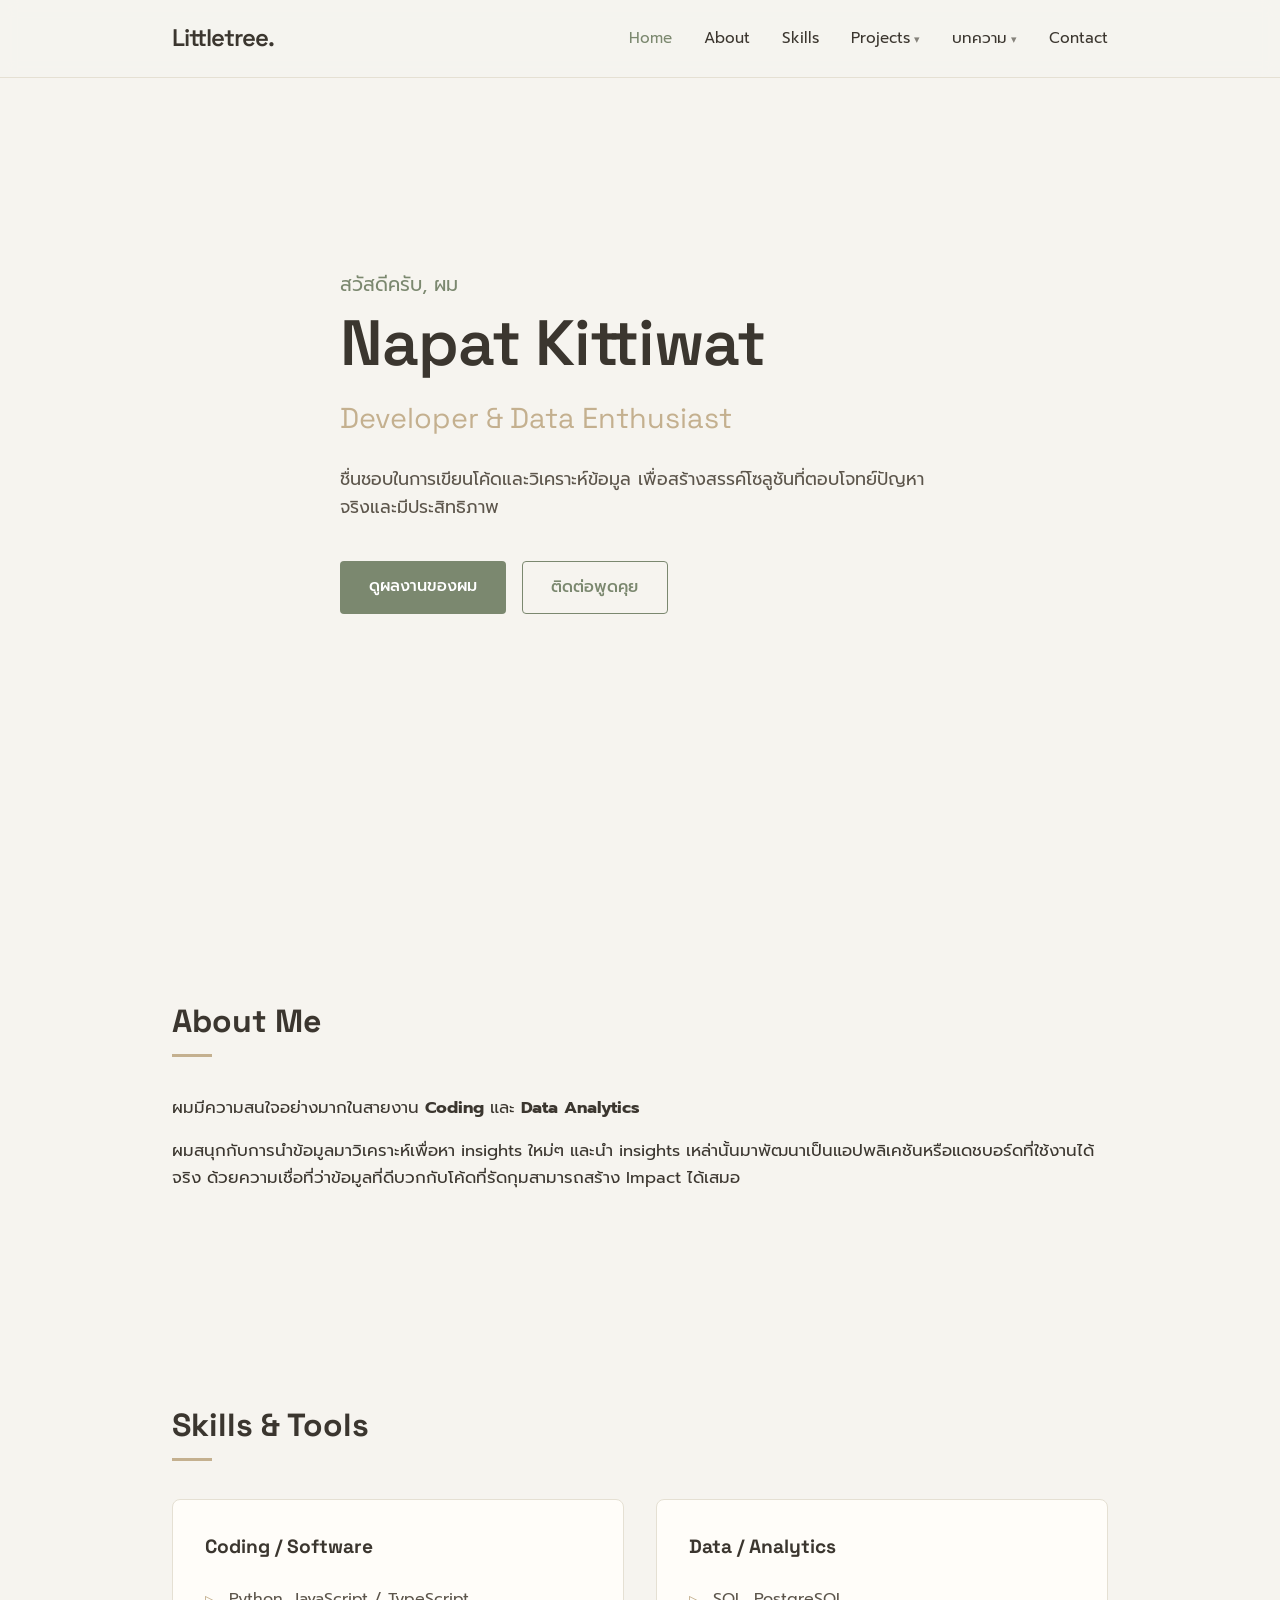
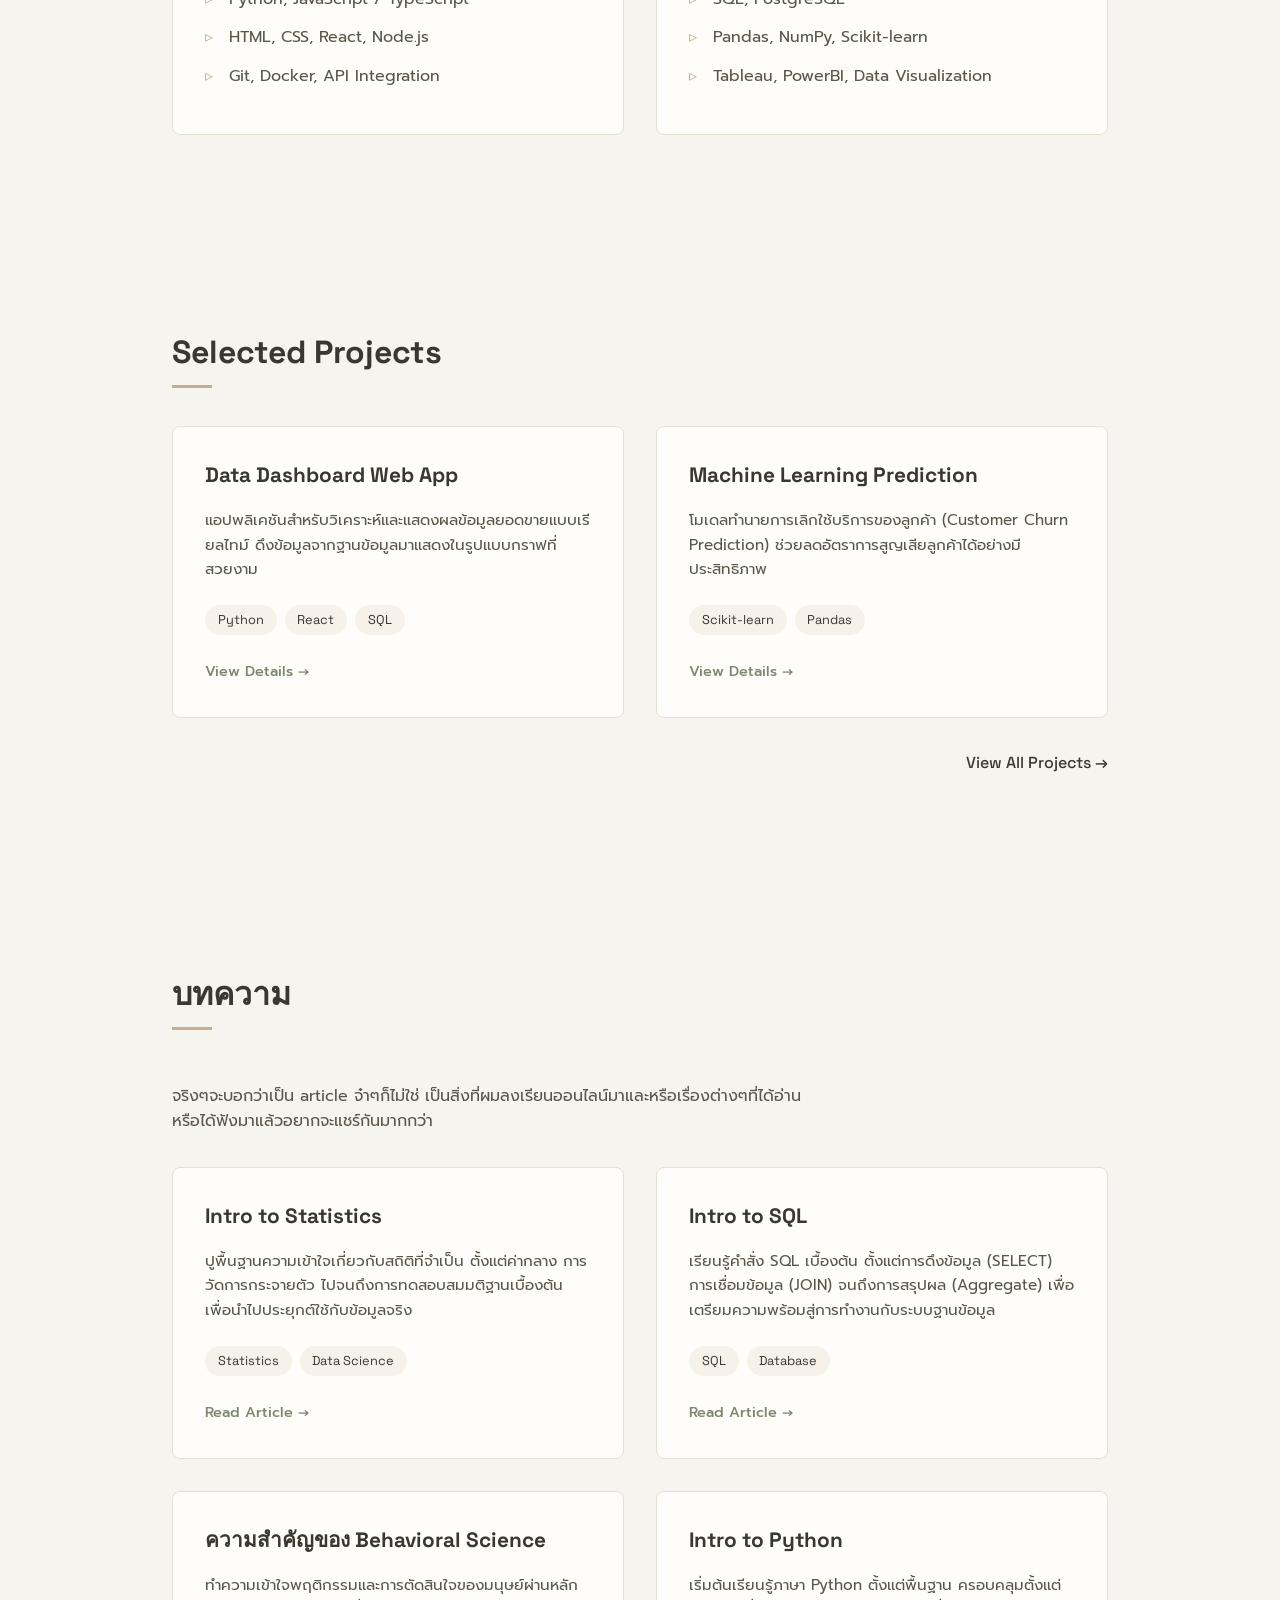
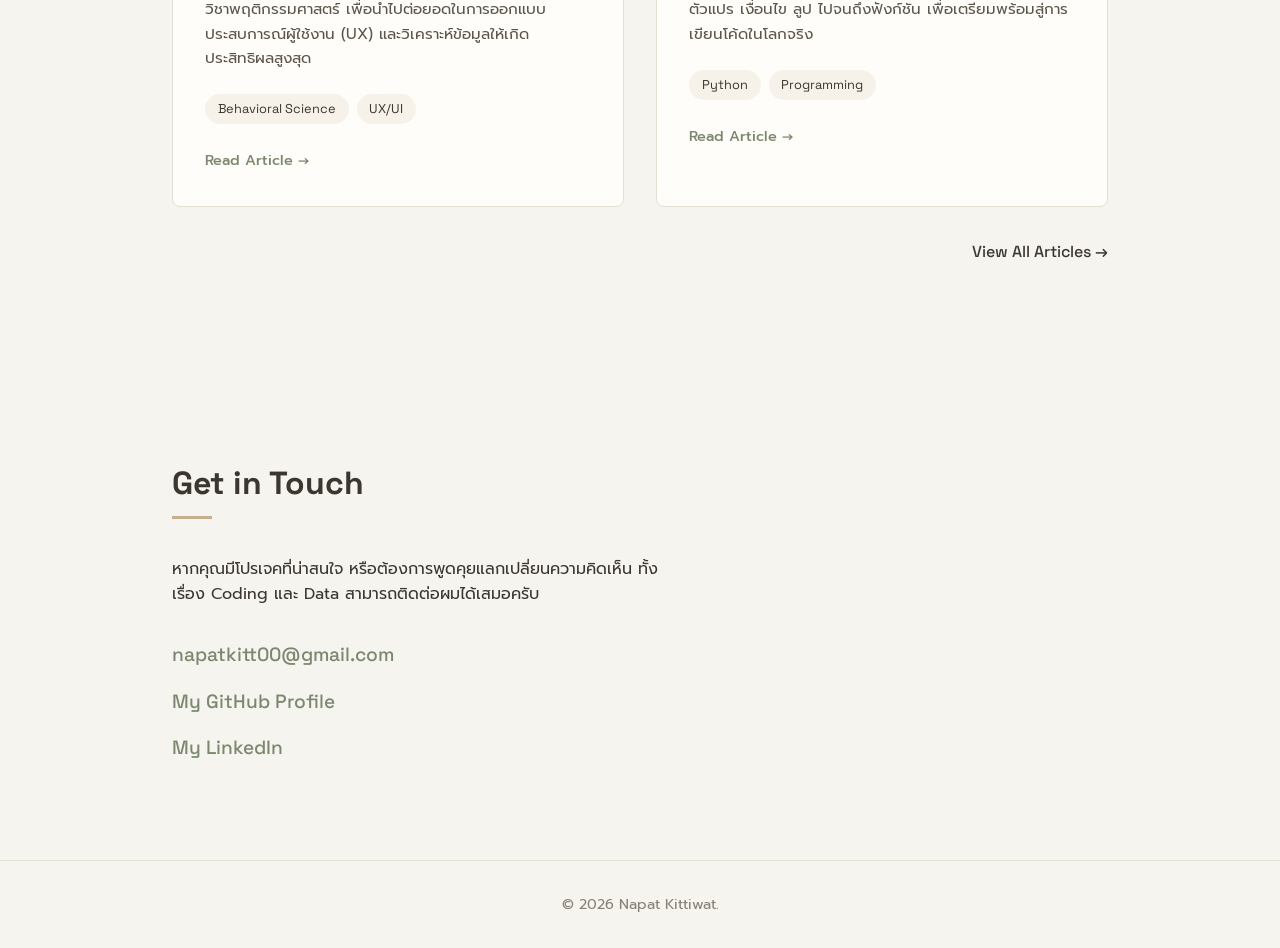
<file: index.html>
<!DOCTYPE html>
<html lang="th">

<head>
    <meta charset="UTF-8">
    <meta name="viewport" content="width=device-width, initial-scale=1.0">
    <title>Portfolio | Littletree</title>
    <link rel="stylesheet" href="style.css">
    <link
        href="https://fonts.googleapis.com/css2?family=Prompt:wght@300;400;500;600&family=Space+Grotesk:wght@400;500;600&display=swap"
        rel="stylesheet">
</head>

<body>
    <nav class="navbar">
        <div class="nav-content">
            <a href="#home" class="logo">Littletree.</a>
            <ul class="nav-links">
                <li><a href="#home">Home</a></li>
                <li><a href="#about">About</a></li>
                <li><a href="#skills">Skills</a></li>
                <li class="dropdown">
                    <a href="projects.html">Projects</a>
                    <ul class="dropdown-menu">
                        <li><a href="projects.html#data">Data Projects</a></li>
                        <li><a href="projects.html#coding">Coding Projects</a></li>
                    </ul>
                </li>
                <li class="dropdown">
                    <a href="articles.html">บทความ</a>
                    <ul class="dropdown-menu">
                        <li><a href="articles.html#data">Data Articles</a></li>
                        <li><a href="articles.html#coding">Coding Articles</a></li>
                        <li><a href="articles.html#til">อันนี้เพิ่งรู้</a></li>
                    </ul>
                </li>
                <li><a href="#contact">Contact</a></li>
            </ul>
        </div>
    </nav>

    <main>
        <section id="home" class="hero">
            <div class="container">
                <p class="greeting">สวัสดีครับ, ผม</p>
                <h1 class="name">Napat Kittiwat</h1>
                <h2 class="role">Developer & Data Enthusiast</h2>
                <p class="summary">
                    ชื่นชอบในการเขียนโค้ดและวิเคราะห์ข้อมูล เพื่อสร้างสรรค์โซลูชันที่ตอบโจทย์ปัญหาจริงและมีประสิทธิภาพ
                </p>
                <div class="cta-buttons">
                    <a href="#projects" class="btn primary">ดูผลงานของผม</a>
                    <a href="#contact" class="btn secondary">ติดต่อพูดคุย</a>
                </div>
            </div>
        </section>

        <section id="about" class="about">
            <div class="container">
                <h2 class="section-title">About Me</h2>
                <div class="about-content">
                    <div class="about-text">
                        <p>ผมมีความสนใจอย่างมากในสายงาน <strong>Coding</strong> และ <strong>Data Analytics</strong></p>
                        <p>ผมสนุกกับการนำข้อมูลมาวิเคราะห์เพื่อหา insights ใหม่ๆ และนำ insights
                            เหล่านั้นมาพัฒนาเป็นแอปพลิเคชันหรือแดชบอร์ดที่ใช้งานได้จริง
                            ด้วยความเชื่อที่ว่าข้อมูลที่ดีบวกกับโค้ดที่รัดกุมสามารถสร้าง Impact ได้เสมอ</p>
                    </div>
                </div>
            </div>
        </section>

        <section id="skills" class="skills">
            <div class="container">
                <h2 class="section-title">Skills & Tools</h2>
                <div class="skills-grid">
                    <div class="skill-category">
                        <h3>Coding / Software</h3>
                        <ul>
                            <li>Python, JavaScript / TypeScript</li>
                            <li>HTML, CSS, React, Node.js</li>
                            <li>Git, Docker, API Integration</li>
                        </ul>
                    </div>
                    <div class="skill-category">
                        <h3>Data / Analytics</h3>
                        <ul>
                            <li>SQL, PostgreSQL</li>
                            <li>Pandas, NumPy, Scikit-learn</li>
                            <li>Tableau, PowerBI, Data Visualization</li>
                        </ul>
                    </div>
                </div>
            </div>
        </section>

        <section id="projects" class="projects">
            <div class="container">
                <h2 class="section-title">Selected Projects</h2>
                <div class="project-grid">
                    <div class="project-card">
                        <div class="project-info">
                            <h3>Data Dashboard Web App</h3>
                            <p>แอปพลิเคชันสำหรับวิเคราะห์และแสดงผลข้อมูลยอดขายแบบเรียลไทม์
                                ดึงข้อมูลจากฐานข้อมูลมาแสดงในรูปแบบกราฟที่สวยงาม</p>
                            <div class="tags">
                                <span>Python</span>
                                <span>React</span>
                                <span>SQL</span>
                            </div>
                            <a href="project-dashboard.html" class="project-link">View Details &rarr;</a>
                        </div>
                    </div>
                    <div class="project-card">
                        <div class="project-info">
                            <h3>Machine Learning Prediction</h3>
                            <p>โมเดลทำนายการเลิกใช้บริการของลูกค้า (Customer Churn Prediction)
                                ช่วยลดอัตราการสูญเสียลูกค้าได้อย่างมีประสิทธิภาพ</p>
                            <div class="tags">
                                <span>Scikit-learn</span>
                                <span>Pandas</span>
                            </div>
                            <a href="project-ml.html" class="project-link">View Details &rarr;</a>
                        </div>
                    </div>
                </div>
                <div class="view-all-container">
                    <a href="projects.html" class="view-all-link">View All Projects &rarr;</a>
                </div>
            </div>
        </section>

        <section id="articles" class="articles">
            <div class="container">
                <h2 class="section-title">บทความ</h2>
                <p style="margin-top: 1rem; margin-bottom: 2rem; color: #5c554b; font-size: 1rem; max-width: 640px;">
                    จริงๆจะบอกว่าเป็น article จ๋าๆก็ไม่ใช่
                    เป็นสิ่งที่ผมลงเรียนออนไลน์มาและหรือเรื่องต่างๆที่ได้อ่านหรือได้ฟังมาแล้วอยากจะแชร์กันมากกว่า</p>
                <div class="project-grid">
                    <div class="project-card">
                        <div class="project-info">
                            <h3>Intro to Statistics</h3>
                            <p>ปูพื้นฐานความเข้าใจเกี่ยวกับสถิติที่จำเป็น ตั้งแต่ค่ากลาง การวัดการกระจายตัว
                                ไปจนถึงการทดสอบสมมติฐานเบื้องต้น เพื่อนำไปประยุกต์ใช้กับข้อมูลจริง</p>
                            <div class="tags">
                                <span>Statistics</span>
                                <span>Data Science</span>
                            </div>
                            <a href="article-stats.html" class="project-link">Read Article &rarr;</a>
                        </div>
                    </div>
                    <div class="project-card">
                        <div class="project-info">
                            <h3>Intro to SQL</h3>
                            <p>เรียนรู้คำสั่ง SQL เบื้องต้น ตั้งแต่การดึงข้อมูล (SELECT) การเชื่อมข้อมูล (JOIN)
                                จนถึงการสรุปผล (Aggregate) เพื่อเตรียมความพร้อมสู่การทำงานกับระบบฐานข้อมูล</p>
                            <div class="tags">
                                <span>SQL</span>
                                <span>Database</span>
                            </div>
                            <a href="article-sql.html" class="project-link">Read Article &rarr;</a>
                        </div>
                    </div>
                    <div class="project-card">
                        <div class="project-info">
                            <h3>ความสำคัญของ Behavioral Science</h3>
                            <p>ทำความเข้าใจพฤติกรรมและการตัดสินใจของมนุษย์ผ่านหลักวิชาพฤติกรรมศาสตร์
                                เพื่อนำไปต่อยอดในการออกแบบประสบการณ์ผู้ใช้งาน (UX)
                                และวิเคราะห์ข้อมูลให้เกิดประสิทธิผลสูงสุด</p>
                            <div class="tags">
                                <span>Behavioral Science</span>
                                <span>UX/UI</span>
                            </div>
                            <a href="article-behavioral.html" class="project-link">Read Article &rarr;</a>
                        </div>
                    </div>
                    <div class="project-card">
                        <div class="project-info">
                            <h3>Intro to Python</h3>
                            <p>เริ่มต้นเรียนรู้ภาษา Python ตั้งแต่พื้นฐาน ครอบคลุมตั้งแต่ตัวแปร เงื่อนไข ลูป
                                ไปจนถึงฟังก์ชัน เพื่อเตรียมพร้อมสู่การเขียนโค้ดในโลกจริง</p>
                            <div class="tags">
                                <span>Python</span>
                                <span>Programming</span>
                            </div>
                            <a href="article-python.html" class="project-link">Read Article &rarr;</a>
                        </div>
                    </div>
                </div>
                <div class="view-all-container">
                    <a href="articles.html" class="view-all-link">View All Articles &rarr;</a>
                </div>

            </div>
        </section>

        <section id="contact" class="contact">
            <div class="container">
                <h2 class="section-title">Get in Touch</h2>
                <p>หากคุณมีโปรเจคที่น่าสนใจ หรือต้องการพูดคุยแลกเปลี่ยนความคิดเห็น ทั้งเรื่อง Coding และ Data
                    สามารถติดต่อผมได้เสมอครับ</p>
                <div class="contact-links">
                    <a href="mailto:napatkitt00@gmail.com" class="contact-link">napatkitt00@gmail.com</a>
                    <a href="https://github.com/NapatKitt" target="_blank" class="contact-link">My GitHub Profile</a>
                    <a href="www.linkedin.com/in/napat-kittiwat-bbb9a7289" target="_blank" class="contact-link">My
                        LinkedIn</a>
                </div>
            </div>
        </section>
    </main>

    <footer>
        <div class="container">
            <p>&copy; 2026 Napat Kittiwat.</p>
        </div>
    </footer>

    <script src="script.js"></script>
</body>

</html>
</file>
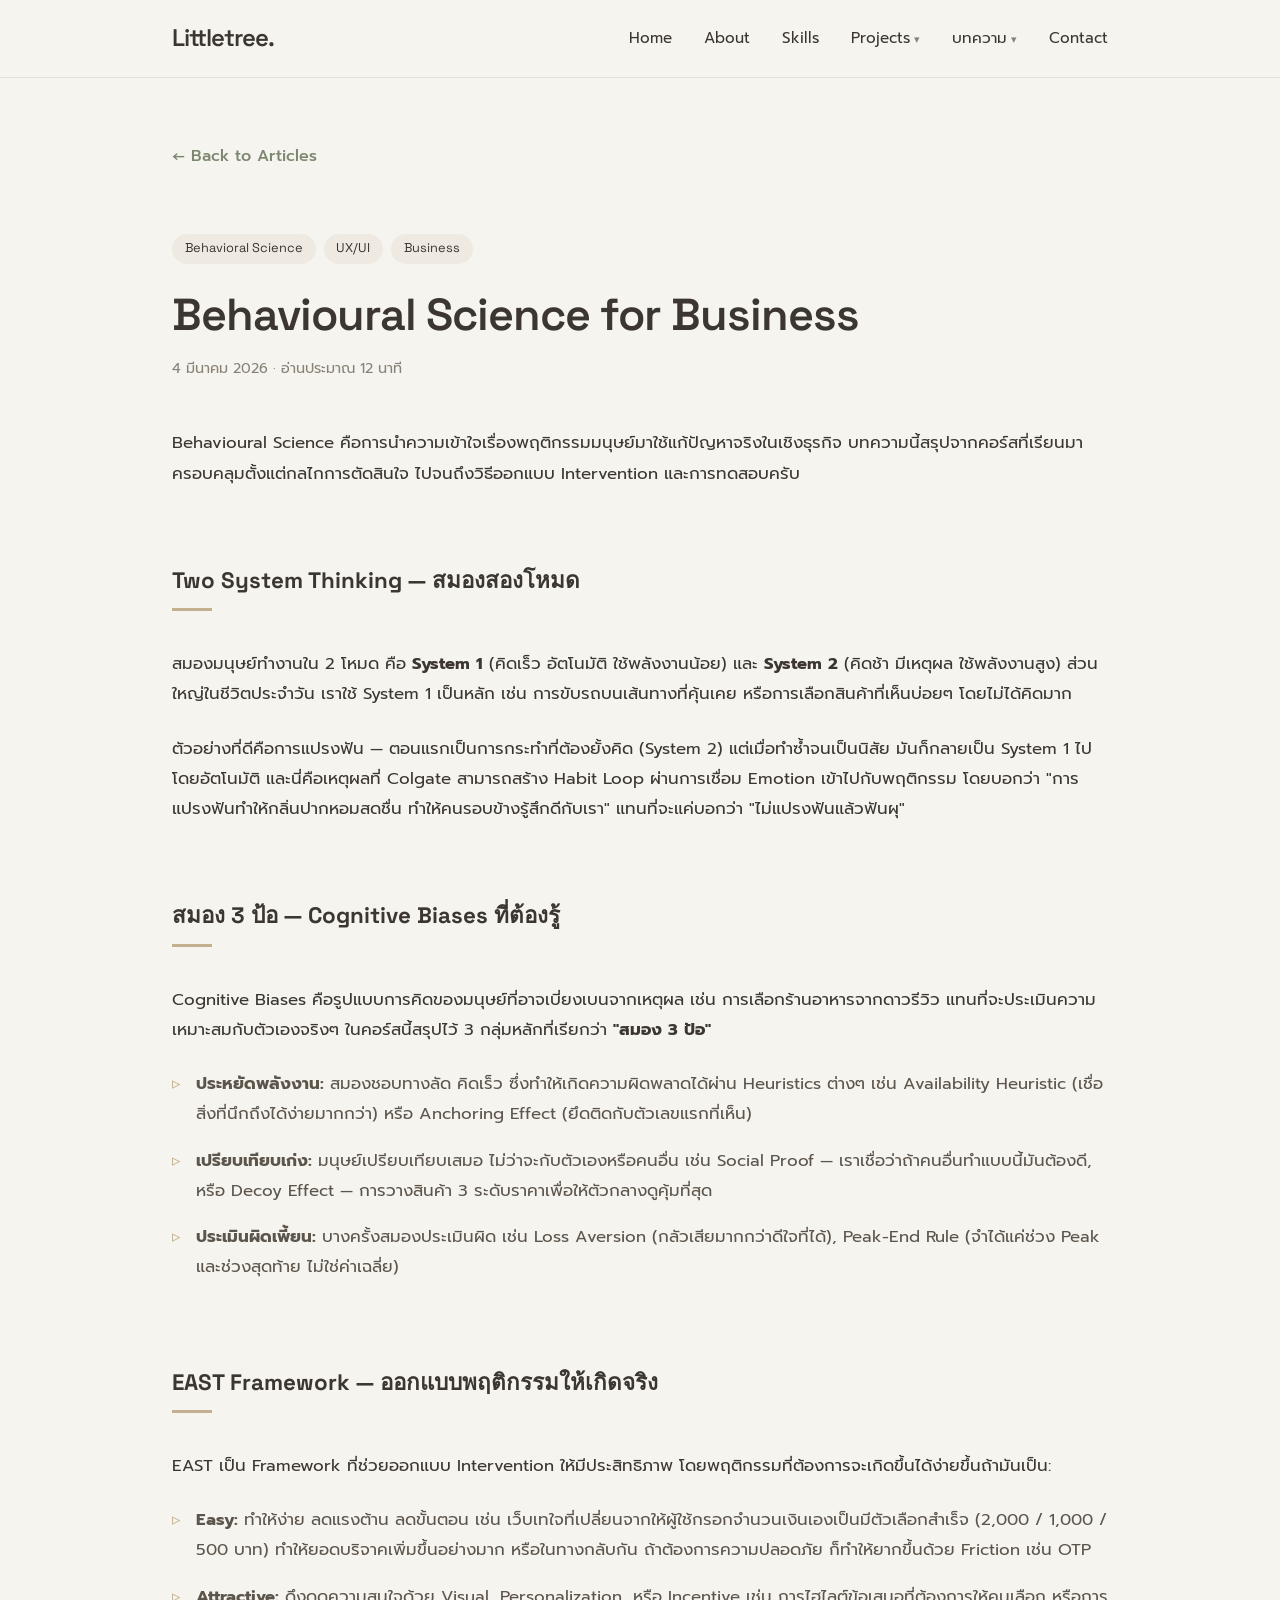
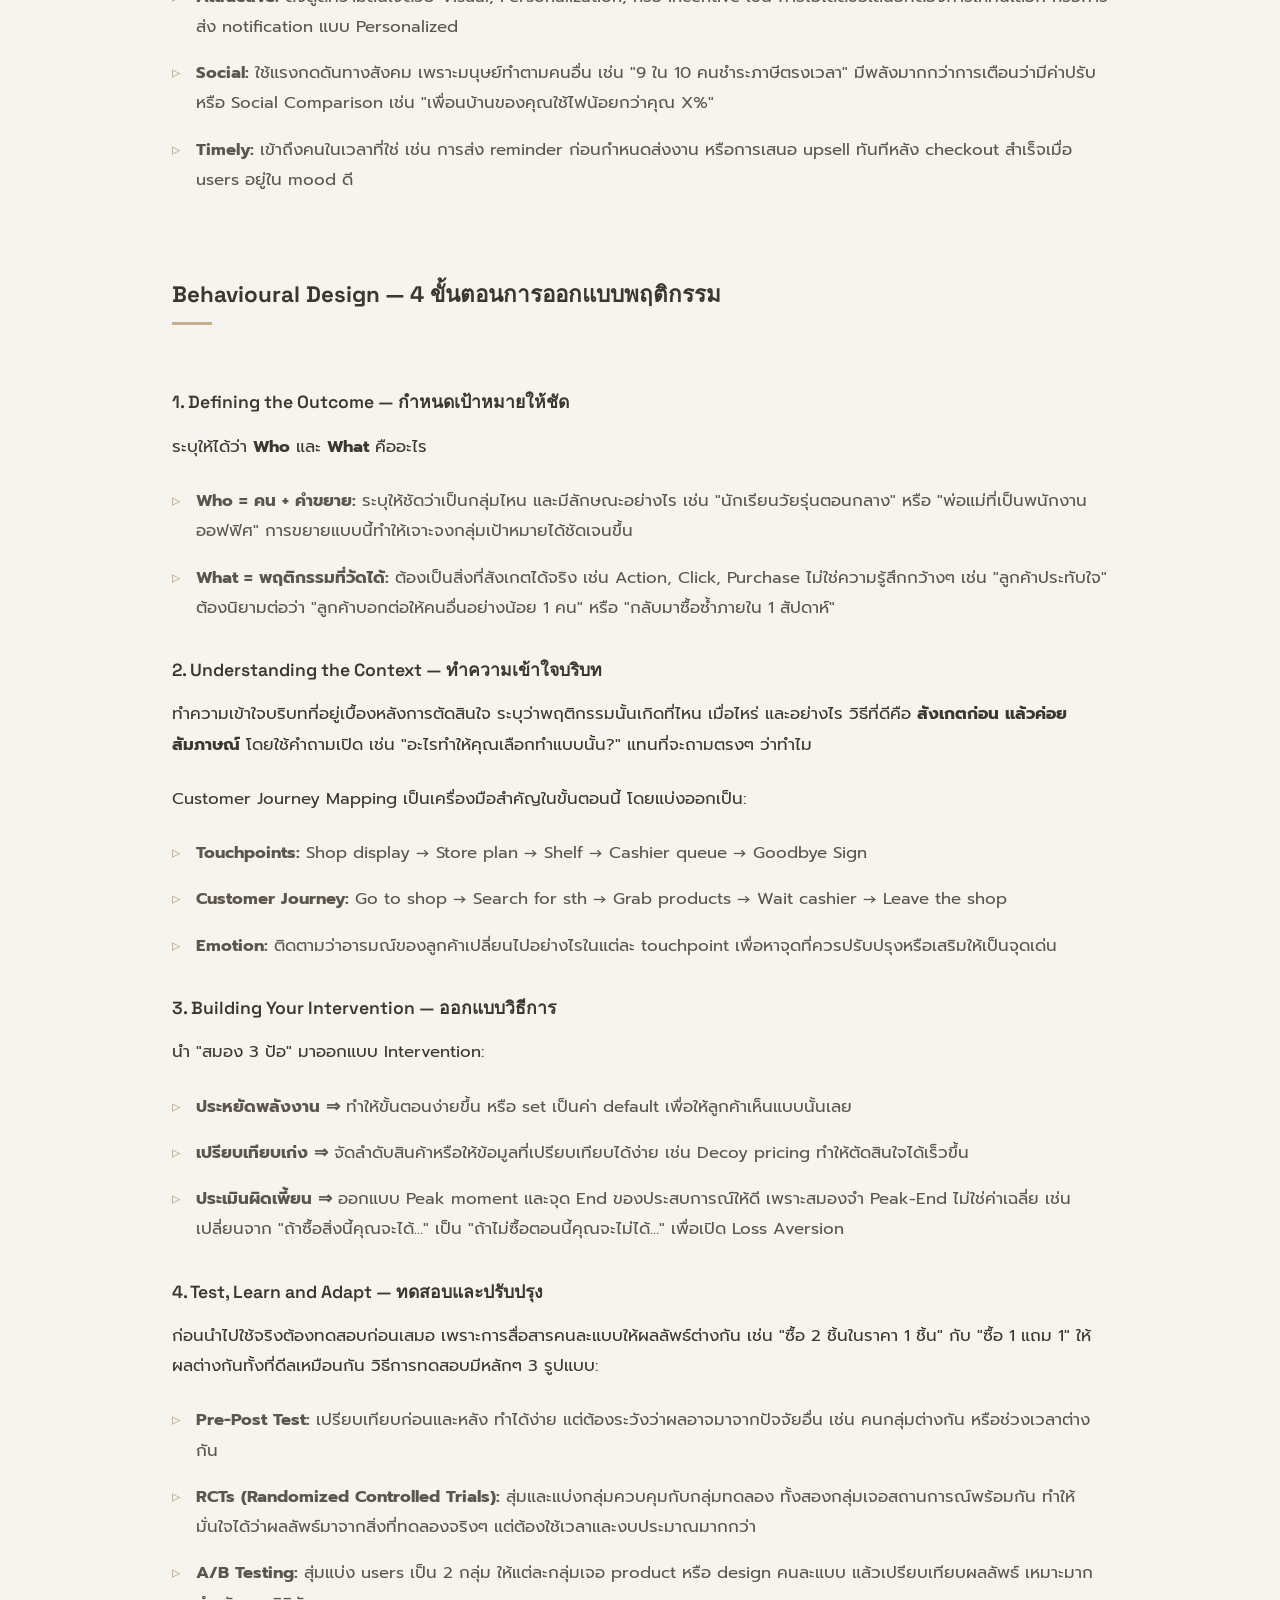
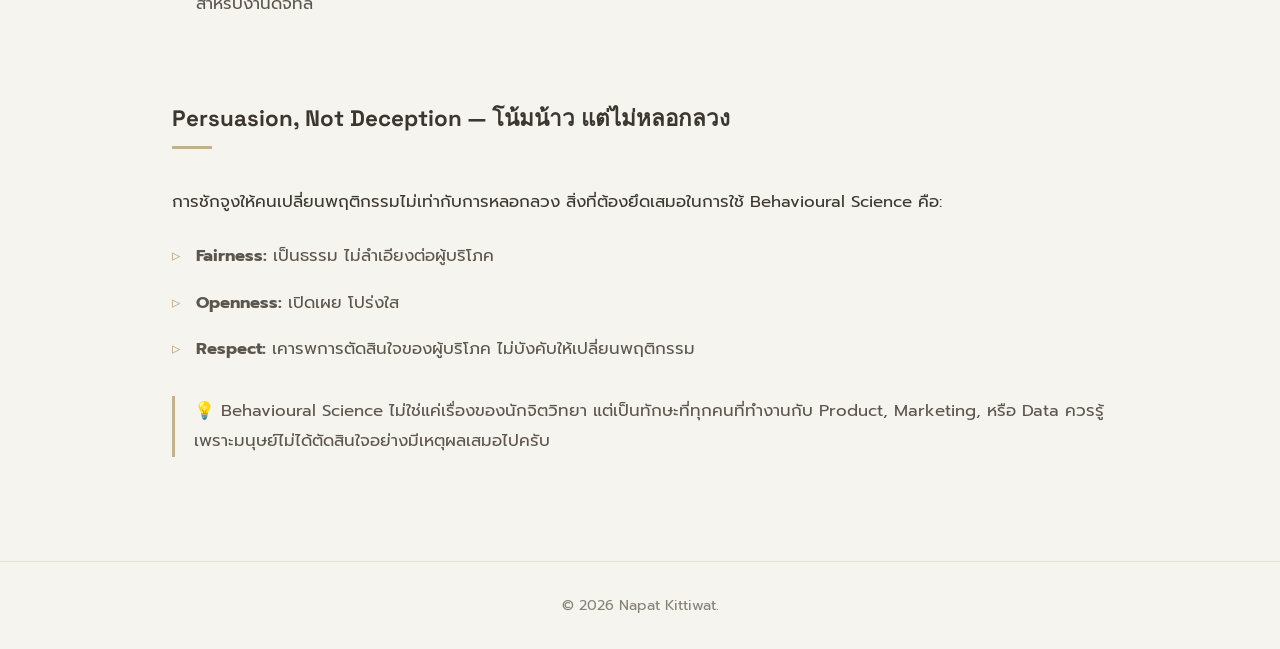
<file: article-behavioral.html>
<!DOCTYPE html>
<html lang="th">

<head>
    <meta charset="UTF-8">
    <meta name="viewport" content="width=device-width, initial-scale=1.0">
    <title>Behavioural Science for Business | Littletree</title>
    <link rel="stylesheet" href="style.css">
    <link
        href="https://fonts.googleapis.com/css2?family=Prompt:wght@300;400;500;600&family=Space+Grotesk:wght@400;500;600&display=swap"
        rel="stylesheet">
</head>

<body>
    <nav class="navbar">
        <div class="nav-content">
            <a href="index.html#home" class="logo">Littletree.</a>
            <ul class="nav-links">
                <li><a href="index.html#home">Home</a></li>
                <li><a href="index.html#about">About</a></li>
                <li><a href="index.html#skills">Skills</a></li>
                <li class="dropdown">
                    <a href="projects.html">Projects</a>
                    <ul class="dropdown-menu">
                        <li><a href="projects.html#data">Data Projects</a></li>
                        <li><a href="projects.html#coding">Coding Projects</a></li>
                    </ul>
                </li>
                <li class="dropdown">
                    <a href="articles.html">บทความ</a>
                    <ul class="dropdown-menu">
                        <li><a href="articles.html#data">Data Articles</a></li>
                        <li><a href="articles.html#coding">Coding Articles</a></li>
                        <li><a href="articles.html#til">อันนี้เพิ่งรู้</a></li>
                    </ul>
                </li>
                <li><a href="index.html#contact">Contact</a></li>
            </ul>
        </div>
    </nav>

    <main>
        <section style="padding-top: 9rem; padding-bottom: 5rem;">
            <div class="container">
                <a href="articles.html" class="back-link">&larr; Back to Articles</a>
                <div class="tags" style="margin-top: 2rem;">
                    <span>Behavioral Science</span>
                    <span>UX/UI</span>
                    <span>Business</span>
                </div>
                <h1 class="name" style="margin-top: 1rem; font-size: 2.8rem; line-height: 1.2;">Behavioural Science for
                    Business</h1>
                <p style="margin-top: 1rem; color: #888276; font-size: 0.9rem;">4 มีนาคม 2026 · อ่านประมาณ 12 นาที</p>

                <div class="project-content" style="margin-top: 3rem;">

                    <!-- INTRO -->
                    <p>
                        Behavioural Science คือการนำความเข้าใจเรื่องพฤติกรรมมนุษย์มาใช้แก้ปัญหาจริงในเชิงธุรกิจ
                        บทความนี้สรุปจากคอร์สที่เรียนมา ครอบคลุมตั้งแต่กลไกการตัดสินใจ ไปจนถึงวิธีออกแบบ Intervention
                        และการทดสอบครับ
                    </p>

                    <!-- SECTION 1 -->
                    <h2 class="section-title" style="font-size: 1.4rem; margin-top: 3rem;">Two System Thinking —
                        สมองสองโหมด</h2>
                    <p>
                        สมองมนุษย์ทำงานใน 2 โหมด คือ <strong>System 1</strong> (คิดเร็ว อัตโนมัติ ใช้พลังงานน้อย) และ
                        <strong>System 2</strong> (คิดช้า มีเหตุผล ใช้พลังงานสูง)
                        ส่วนใหญ่ในชีวิตประจำวัน เราใช้ System 1 เป็นหลัก เช่น การขับรถบนเส้นทางที่คุ้นเคย
                        หรือการเลือกสินค้าที่เห็นบ่อยๆ โดยไม่ได้คิดมาก
                    </p>
                    <p>
                        ตัวอย่างที่ดีคือการแปรงฟัน — ตอนแรกเป็นการกระทำที่ต้องยั้งคิด (System 2)
                        แต่เมื่อทำซ้ำจนเป็นนิสัย
                        มันก็กลายเป็น System 1 ไปโดยอัตโนมัติ
                        และนี่คือเหตุผลที่ Colgate สามารถสร้าง Habit Loop ผ่านการเชื่อม Emotion เข้าไปกับพฤติกรรม
                        โดยบอกว่า "การแปรงฟันทำให้กลิ่นปากหอมสดชื่น ทำให้คนรอบข้างรู้สึกดีกับเรา" แทนที่จะแค่บอกว่า
                        "ไม่แปรงฟันแล้วฟันผุ"
                    </p>

                    <!-- SECTION 2 -->
                    <h2 class="section-title" style="font-size: 1.4rem; margin-top: 3rem;">สมอง 3 ป้อ — Cognitive Biases
                        ที่ต้องรู้</h2>
                    <p>
                        Cognitive Biases คือรูปแบบการคิดของมนุษย์ที่อาจเบี่ยงเบนจากเหตุผล เช่น
                        การเลือกร้านอาหารจากดาวรีวิว
                        แทนที่จะประเมินความเหมาะสมกับตัวเองจริงๆ ในคอร์สนี้สรุปไว้ 3 กลุ่มหลักที่เรียกว่า <strong>"สมอง
                            3 ป้อ"</strong>
                    </p>
                    <ul class="feature-list">
                        <li>
                            <strong>ประหยัดพลังงาน:</strong>
                            สมองชอบทางลัด คิดเร็ว ซึ่งทำให้เกิดความผิดพลาดได้ผ่าน Heuristics ต่างๆ
                            เช่น Availability Heuristic (เชื่อสิ่งที่นึกถึงได้ง่ายมากกว่า)
                            หรือ Anchoring Effect (ยึดติดกับตัวเลขแรกที่เห็น)
                        </li>
                        <li>
                            <strong>เปรียบเทียบเก่ง:</strong>
                            มนุษย์เปรียบเทียบเสมอ ไม่ว่าจะกับตัวเองหรือคนอื่น
                            เช่น Social Proof — เราเชื่อว่าถ้าคนอื่นทำแบบนี้มันต้องดี,
                            หรือ Decoy Effect — การวางสินค้า 3 ระดับราคาเพื่อให้ตัวกลางดูคุ้มที่สุด
                        </li>
                        <li>
                            <strong>ประเมินผิดเพี้ยน:</strong>
                            บางครั้งสมองประเมินผิด เช่น Loss Aversion (กลัวเสียมากกว่าดีใจที่ได้),
                            Peak-End Rule (จำได้แค่ช่วง Peak และช่วงสุดท้าย ไม่ใช่ค่าเฉลี่ย)
                        </li>
                    </ul>

                    <!-- SECTION 3 -->
                    <h2 class="section-title" style="font-size: 1.4rem; margin-top: 3rem;">EAST Framework —
                        ออกแบบพฤติกรรมให้เกิดจริง</h2>
                    <p>
                        EAST เป็น Framework ที่ช่วยออกแบบ Intervention ให้มีประสิทธิภาพ
                        โดยพฤติกรรมที่ต้องการจะเกิดขึ้นได้ง่ายขึ้นถ้ามันเป็น:
                    </p>
                    <ul class="feature-list">
                        <li>
                            <strong>Easy:</strong>
                            ทำให้ง่าย ลดแรงต้าน ลดขั้นตอน เช่น
                            เว็บเทใจที่เปลี่ยนจากให้ผู้ใช้กรอกจำนวนเงินเองเป็นมีตัวเลือกสำเร็จ (2,000 / 1,000 / 500 บาท)
                            ทำให้ยอดบริจาคเพิ่มขึ้นอย่างมาก
                            หรือในทางกลับกัน ถ้าต้องการความปลอดภัย ก็ทำให้ยากขึ้นด้วย Friction เช่น OTP
                        </li>
                        <li>
                            <strong>Attractive:</strong>
                            ดึงดูดความสนใจด้วย Visual, Personalization, หรือ Incentive
                            เช่น การไฮไลต์ข้อเสนอที่ต้องการให้คนเลือก หรือการส่ง notification แบบ Personalized
                        </li>
                        <li>
                            <strong>Social:</strong>
                            ใช้แรงกดดันทางสังคม เพราะมนุษย์ทำตามคนอื่น
                            เช่น "9 ใน 10 คนชำระภาษีตรงเวลา" มีพลังมากกว่าการเตือนว่ามีค่าปรับ
                            หรือ Social Comparison เช่น "เพื่อนบ้านของคุณใช้ไฟน้อยกว่าคุณ X%"
                        </li>
                        <li>
                            <strong>Timely:</strong>
                            เข้าถึงคนในเวลาที่ใช่ เช่น การส่ง reminder ก่อนกำหนดส่งงาน
                            หรือการเสนอ upsell ทันทีหลัง checkout สำเร็จเมื่อ users อยู่ใน mood ดี
                        </li>
                    </ul>

                    <!-- SECTION 4 -->
                    <h2 class="section-title" style="font-size: 1.4rem; margin-top: 3rem;">Behavioural Design — 4
                        ขั้นตอนการออกแบบพฤติกรรม</h2>

                    <h3 style="font-size: 1.1rem; font-weight: 600; color: var(--text-color); margin: 1.5rem 0 0.8rem;">
                        1. Defining the Outcome — กำหนดเป้าหมายให้ชัด</h3>
                    <p>ระบุให้ได้ว่า <strong>Who</strong> และ <strong>What</strong> คืออะไร</p>
                    <ul class="feature-list">
                        <li>
                            <strong>Who = คน + คำขยาย:</strong>
                            ระบุให้ชัดว่าเป็นกลุ่มไหน และมีลักษณะอย่างไร
                            เช่น "นักเรียนวัยรุ่นตอนกลาง" หรือ "พ่อแม่ที่เป็นพนักงานออฟฟิศ"
                            การขยายแบบนี้ทำให้เจาะจงกลุ่มเป้าหมายได้ชัดเจนขึ้น
                        </li>
                        <li>
                            <strong>What = พฤติกรรมที่วัดได้:</strong>
                            ต้องเป็นสิ่งที่สังเกตได้จริง เช่น Action, Click, Purchase
                            ไม่ใช่ความรู้สึกกว้างๆ เช่น "ลูกค้าประทับใจ" ต้องนิยามต่อว่า
                            "ลูกค้าบอกต่อให้คนอื่นอย่างน้อย 1 คน" หรือ "กลับมาซื้อซ้ำภายใน 1 สัปดาห์"
                        </li>
                    </ul>

                    <h3 style="font-size: 1.1rem; font-weight: 600; color: var(--text-color); margin: 1.5rem 0 0.8rem;">
                        2. Understanding the Context — ทำความเข้าใจบริบท</h3>
                    <p>
                        ทำความเข้าใจบริบทที่อยู่เบื้องหลังการตัดสินใจ ระบุว่าพฤติกรรมนั้นเกิดที่ไหน เมื่อไหร่ และอย่างไร
                        วิธีที่ดีคือ <strong>สังเกตก่อน แล้วค่อยสัมภาษณ์</strong> โดยใช้คำถามเปิด เช่น
                        "อะไรทำให้คุณเลือกทำแบบนั้น?" แทนที่จะถามตรงๆ ว่าทำไม
                    </p>
                    <p>
                        Customer Journey Mapping เป็นเครื่องมือสำคัญในขั้นตอนนี้ โดยแบ่งออกเป็น:
                    </p>
                    <ul class="feature-list">
                        <li><strong>Touchpoints:</strong> Shop display → Store plan → Shelf → Cashier queue → Goodbye
                            Sign</li>
                        <li><strong>Customer Journey:</strong> Go to shop → Search for sth → Grab products → Wait
                            cashier → Leave the shop</li>
                        <li><strong>Emotion:</strong> ติดตามว่าอารมณ์ของลูกค้าเปลี่ยนไปอย่างไรในแต่ละ touchpoint
                            เพื่อหาจุดที่ควรปรับปรุงหรือเสริมให้เป็นจุดเด่น</li>
                    </ul>

                    <h3 style="font-size: 1.1rem; font-weight: 600; color: var(--text-color); margin: 1.5rem 0 0.8rem;">
                        3. Building Your Intervention — ออกแบบวิธีการ</h3>
                    <p>นำ "สมอง 3 ป้อ" มาออกแบบ Intervention:</p>
                    <ul class="feature-list">
                        <li>
                            <strong>ประหยัดพลังงาน ⇒</strong>
                            ทำให้ขั้นตอนง่ายขึ้น หรือ set เป็นค่า default เพื่อให้ลูกค้าเห็นแบบนั้นเลย
                        </li>
                        <li>
                            <strong>เปรียบเทียบเก่ง ⇒</strong>
                            จัดลำดับสินค้าหรือให้ข้อมูลที่เปรียบเทียบได้ง่าย เช่น Decoy pricing ทำให้ตัดสินใจได้เร็วขึ้น
                        </li>
                        <li>
                            <strong>ประเมินผิดเพี้ยน ⇒</strong>
                            ออกแบบ Peak moment และจุด End ของประสบการณ์ให้ดี เพราะสมองจำ Peak-End ไม่ใช่ค่าเฉลี่ย
                            เช่น เปลี่ยนจาก "ถ้าซื้อสิ่งนี้คุณจะได้..." เป็น "ถ้าไม่ซื้อตอนนี้คุณจะไม่ได้..." เพื่อเปิด
                            Loss Aversion
                        </li>
                    </ul>

                    <h3 style="font-size: 1.1rem; font-weight: 600; color: var(--text-color); margin: 1.5rem 0 0.8rem;">
                        4. Test, Learn and Adapt — ทดสอบและปรับปรุง</h3>
                    <p>
                        ก่อนนำไปใช้จริงต้องทดสอบก่อนเสมอ เพราะการสื่อสารคนละแบบให้ผลลัพธ์ต่างกัน
                        เช่น "ซื้อ 2 ชิ้นในราคา 1 ชิ้น" กับ "ซื้อ 1 แถม 1" ให้ผลต่างกันทั้งที่ดีลเหมือนกัน
                        วิธีการทดสอบมีหลักๆ 3 รูปแบบ:
                    </p>
                    <ul class="feature-list">
                        <li>
                            <strong>Pre-Post Test:</strong>
                            เปรียบเทียบก่อนและหลัง ทำได้ง่าย แต่ต้องระวังว่าผลอาจมาจากปัจจัยอื่น
                            เช่น คนกลุ่มต่างกัน หรือช่วงเวลาต่างกัน
                        </li>
                        <li>
                            <strong>RCTs (Randomized Controlled Trials):</strong>
                            สุ่มและแบ่งกลุ่มควบคุมกับกลุ่มทดลอง ทั้งสองกลุ่มเจอสถานการณ์พร้อมกัน
                            ทำให้มั่นใจได้ว่าผลลัพธ์มาจากสิ่งที่ทดลองจริงๆ แต่ต้องใช้เวลาและงบประมาณมากกว่า
                        </li>
                        <li>
                            <strong>A/B Testing:</strong>
                            สุ่มแบ่ง users เป็น 2 กลุ่ม ให้แต่ละกลุ่มเจอ product หรือ design คนละแบบ
                            แล้วเปรียบเทียบผลลัพธ์ เหมาะมากสำหรับงานดิจิทัล
                        </li>
                    </ul>

                    <!-- SECTION 5 -->
                    <h2 class="section-title" style="font-size: 1.4rem; margin-top: 3rem;">Persuasion, Not Deception —
                        โน้มน้าว แต่ไม่หลอกลวง</h2>
                    <p>
                        การชักจูงให้คนเปลี่ยนพฤติกรรมไม่เท่ากับการหลอกลวง
                        สิ่งที่ต้องยึดเสมอในการใช้ Behavioural Science คือ:
                    </p>
                    <ul class="feature-list">
                        <li><strong>Fairness:</strong> เป็นธรรม ไม่ลำเอียงต่อผู้บริโภค</li>
                        <li><strong>Openness:</strong> เปิดเผย โปร่งใส</li>
                        <li><strong>Respect:</strong> เคารพการตัดสินใจของผู้บริโภค ไม่บังคับให้เปลี่ยนพฤติกรรม</li>
                    </ul>

                    <p
                        style="margin-top: 2rem; border-left: 3px solid var(--secondary-color); padding-left: 1.2rem; color: #5c554b;">
                        💡 Behavioural Science ไม่ใช่แค่เรื่องของนักจิตวิทยา แต่เป็นทักษะที่ทุกคนที่ทำงานกับ Product,
                        Marketing, หรือ Data ควรรู้
                        เพราะมนุษย์ไม่ได้ตัดสินใจอย่างมีเหตุผลเสมอไปครับ
                    </p>

                </div>
            </div>
        </section>
    </main>

    <footer>
        <div class="container">
            <p>&copy; 2026 Napat Kittiwat.</p>
        </div>
    </footer>

    <script src="script.js"></script>
</body>

</html>
</file>
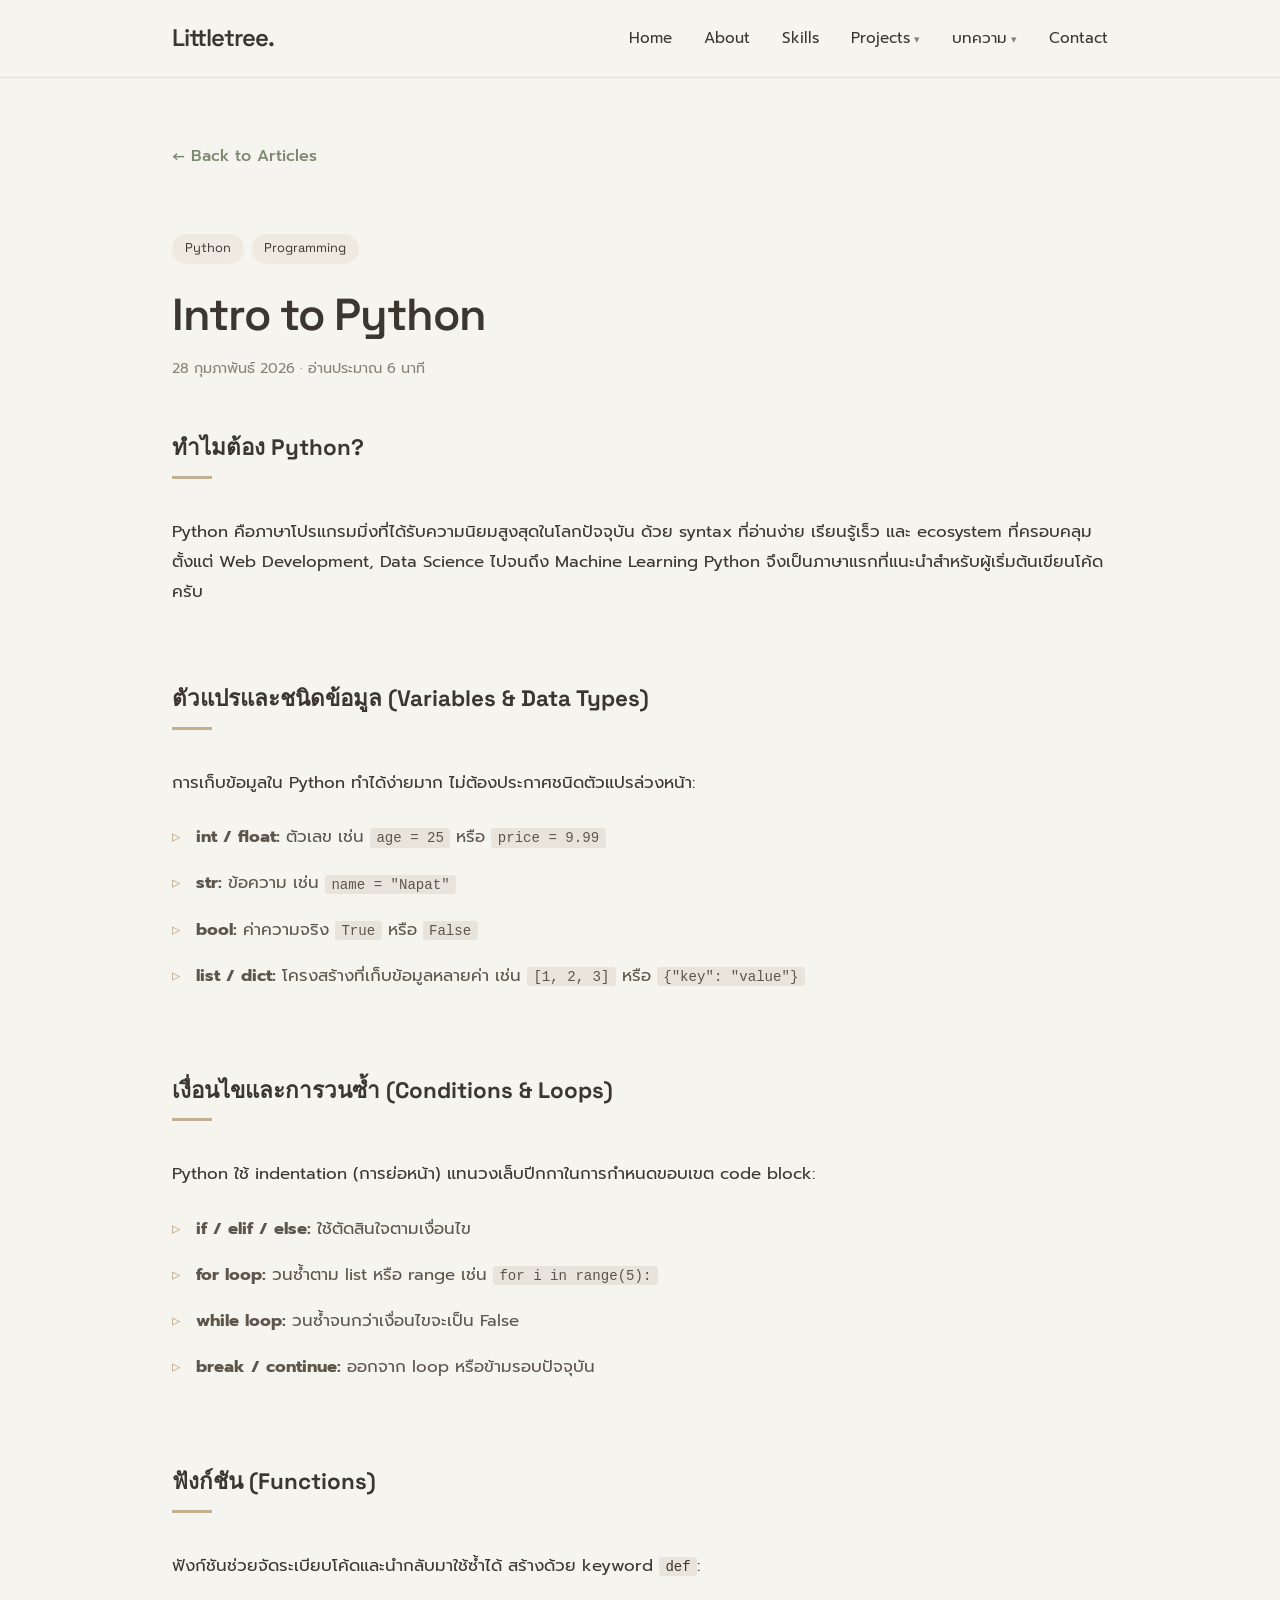
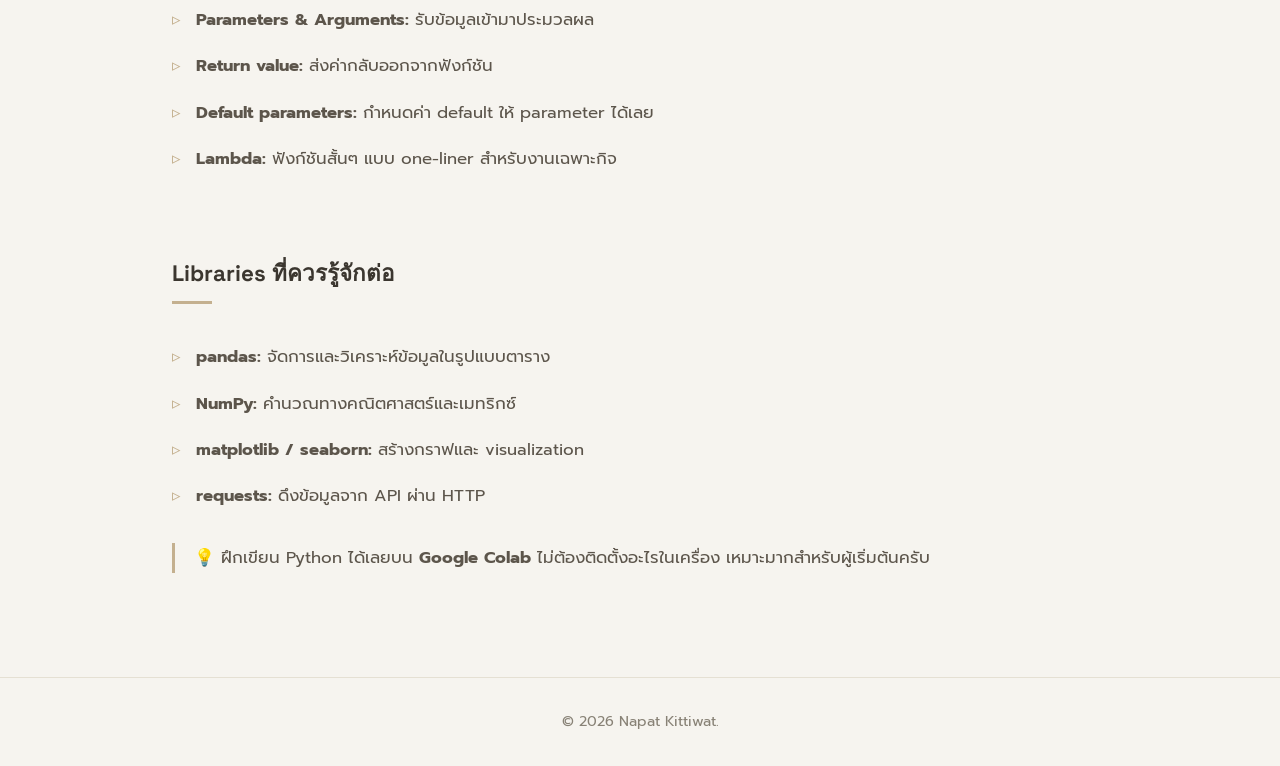
<file: article-python.html>
<!DOCTYPE html>
<html lang="th">

<head>
    <meta charset="UTF-8">
    <meta name="viewport" content="width=device-width, initial-scale=1.0">
    <title>Intro to Python | Littletree</title>
    <link rel="stylesheet" href="style.css">
    <link
        href="https://fonts.googleapis.com/css2?family=Prompt:wght@300;400;500;600&family=Space+Grotesk:wght@400;500;600&display=swap"
        rel="stylesheet">
</head>

<body>
    <nav class="navbar">
        <div class="nav-content">
            <a href="index.html#home" class="logo">Littletree.</a>
            <ul class="nav-links">
                <li><a href="index.html#home">Home</a></li>
                <li><a href="index.html#about">About</a></li>
                <li><a href="index.html#skills">Skills</a></li>
                <li class="dropdown">
                    <a href="projects.html">Projects</a>
                    <ul class="dropdown-menu">
                        <li><a href="projects.html#data">Data Projects</a></li>
                        <li><a href="projects.html#coding">Coding Projects</a></li>
                    </ul>
                </li>
                <li class="dropdown">
                    <a href="articles.html">บทความ</a>
                    <ul class="dropdown-menu">
                        <li><a href="articles.html#data">Data Articles</a></li>
                        <li><a href="articles.html#coding">Coding Articles</a></li>
                        <li><a href="articles.html#til">อันนี้เพิ่งรู้</a></li>
                    </ul>
                </li>
                <li><a href="index.html#contact">Contact</a></li>
            </ul>
        </div>
    </nav>

    <main>
        <section style="padding-top: 9rem; padding-bottom: 5rem;">
            <div class="container">
                <a href="articles.html" class="back-link">&larr; Back to Articles</a>
                <div class="tags" style="margin-top: 2rem;">
                    <span>Python</span>
                    <span>Programming</span>
                </div>
                <h1 class="name" style="margin-top: 1rem; font-size: 2.8rem; line-height: 1.2;">Intro to Python</h1>
                <p style="margin-top: 1rem; color: #888276; font-size: 0.9rem;">28 กุมภาพันธ์ 2026 · อ่านประมาณ 6 นาที
                </p>

                <div class="project-content" style="margin-top: 3rem;">

                    <h2 class="section-title" style="font-size: 1.4rem;">ทำไมต้อง Python?</h2>
                    <p>
                        Python คือภาษาโปรแกรมมิ่งที่ได้รับความนิยมสูงสุดในโลกปัจจุบัน ด้วย syntax ที่อ่านง่าย
                        เรียนรู้เร็ว
                        และ ecosystem ที่ครอบคลุมตั้งแต่ Web Development, Data Science ไปจนถึง Machine Learning
                        Python จึงเป็นภาษาแรกที่แนะนำสำหรับผู้เริ่มต้นเขียนโค้ดครับ
                    </p>

                    <h2 class="section-title" style="font-size: 1.4rem; margin-top: 3rem;">ตัวแปรและชนิดข้อมูล
                        (Variables &amp; Data Types)</h2>
                    <p>การเก็บข้อมูลใน Python ทำได้ง่ายมาก ไม่ต้องประกาศชนิดตัวแปรล่วงหน้า:</p>
                    <ul class="feature-list">
                        <li><strong>int / float:</strong> ตัวเลข เช่น <code
                                style="background:#e8e4dc; padding: 0.1rem 0.4rem; border-radius: 3px; font-size: 0.88rem;">age = 25</code>
                            หรือ <code
                                style="background:#e8e4dc; padding: 0.1rem 0.4rem; border-radius: 3px; font-size: 0.88rem;">price = 9.99</code>
                        </li>
                        <li><strong>str:</strong> ข้อความ เช่น <code
                                style="background:#e8e4dc; padding: 0.1rem 0.4rem; border-radius: 3px; font-size: 0.88rem;">name = "Napat"</code>
                        </li>
                        <li><strong>bool:</strong> ค่าความจริง <code
                                style="background:#e8e4dc; padding: 0.1rem 0.4rem; border-radius: 3px; font-size: 0.88rem;">True</code>
                            หรือ <code
                                style="background:#e8e4dc; padding: 0.1rem 0.4rem; border-radius: 3px; font-size: 0.88rem;">False</code>
                        </li>
                        <li><strong>list / dict:</strong> โครงสร้างที่เก็บข้อมูลหลายค่า เช่น <code
                                style="background:#e8e4dc; padding: 0.1rem 0.4rem; border-radius: 3px; font-size: 0.88rem;">[1, 2, 3]</code>
                            หรือ <code
                                style="background:#e8e4dc; padding: 0.1rem 0.4rem; border-radius: 3px; font-size: 0.88rem;">{"key": "value"}</code>
                        </li>
                    </ul>

                    <h2 class="section-title" style="font-size: 1.4rem; margin-top: 3rem;">เงื่อนไขและการวนซ้ำ
                        (Conditions &amp; Loops)</h2>
                    <p>Python ใช้ indentation (การย่อหน้า) แทนวงเล็บปีกกาในการกำหนดขอบเขต code block:</p>
                    <ul class="feature-list">
                        <li><strong>if / elif / else:</strong> ใช้ตัดสินใจตามเงื่อนไข</li>
                        <li><strong>for loop:</strong> วนซ้ำตาม list หรือ range เช่น <code
                                style="background:#e8e4dc; padding: 0.1rem 0.4rem; border-radius: 3px; font-size: 0.88rem;">for i in range(5):</code>
                        </li>
                        <li><strong>while loop:</strong> วนซ้ำจนกว่าเงื่อนไขจะเป็น False</li>
                        <li><strong>break / continue:</strong> ออกจาก loop หรือข้ามรอบปัจจุบัน</li>
                    </ul>

                    <h2 class="section-title" style="font-size: 1.4rem; margin-top: 3rem;">ฟังก์ชัน (Functions)</h2>
                    <p>ฟังก์ชันช่วยจัดระเบียบโค้ดและนำกลับมาใช้ซ้ำได้ สร้างด้วย keyword <code
                            style="background:#e8e4dc; padding: 0.1rem 0.4rem; border-radius: 3px; font-size: 0.88rem;">def</code>:
                    </p>
                    <ul class="feature-list">
                        <li><strong>Parameters &amp; Arguments:</strong> รับข้อมูลเข้ามาประมวลผล</li>
                        <li><strong>Return value:</strong> ส่งค่ากลับออกจากฟังก์ชัน</li>
                        <li><strong>Default parameters:</strong> กำหนดค่า default ให้ parameter ได้เลย</li>
                        <li><strong>Lambda:</strong> ฟังก์ชันสั้นๆ แบบ one-liner สำหรับงานเฉพาะกิจ</li>
                    </ul>

                    <h2 class="section-title" style="font-size: 1.4rem; margin-top: 3rem;">Libraries ที่ควรรู้จักต่อ
                    </h2>
                    <ul class="feature-list">
                        <li><strong>pandas:</strong> จัดการและวิเคราะห์ข้อมูลในรูปแบบตาราง</li>
                        <li><strong>NumPy:</strong> คำนวณทางคณิตศาสตร์และเมทริกซ์</li>
                        <li><strong>matplotlib / seaborn:</strong> สร้างกราฟและ visualization</li>
                        <li><strong>requests:</strong> ดึงข้อมูลจาก API ผ่าน HTTP</li>
                    </ul>

                    <p
                        style="margin-top: 2rem; border-left: 3px solid var(--secondary-color); padding-left: 1.2rem; color: #5c554b;">
                        💡 ฝึกเขียน Python ได้เลยบน <strong>Google Colab</strong> ไม่ต้องติดตั้งอะไรในเครื่อง
                        เหมาะมากสำหรับผู้เริ่มต้นครับ
                    </p>

                </div>
            </div>
        </section>
    </main>

    <footer>
        <div class="container">
            <p>&copy; 2026 Napat Kittiwat.</p>
        </div>
    </footer>

    <script src="script.js"></script>
</body>

</html>
</file>
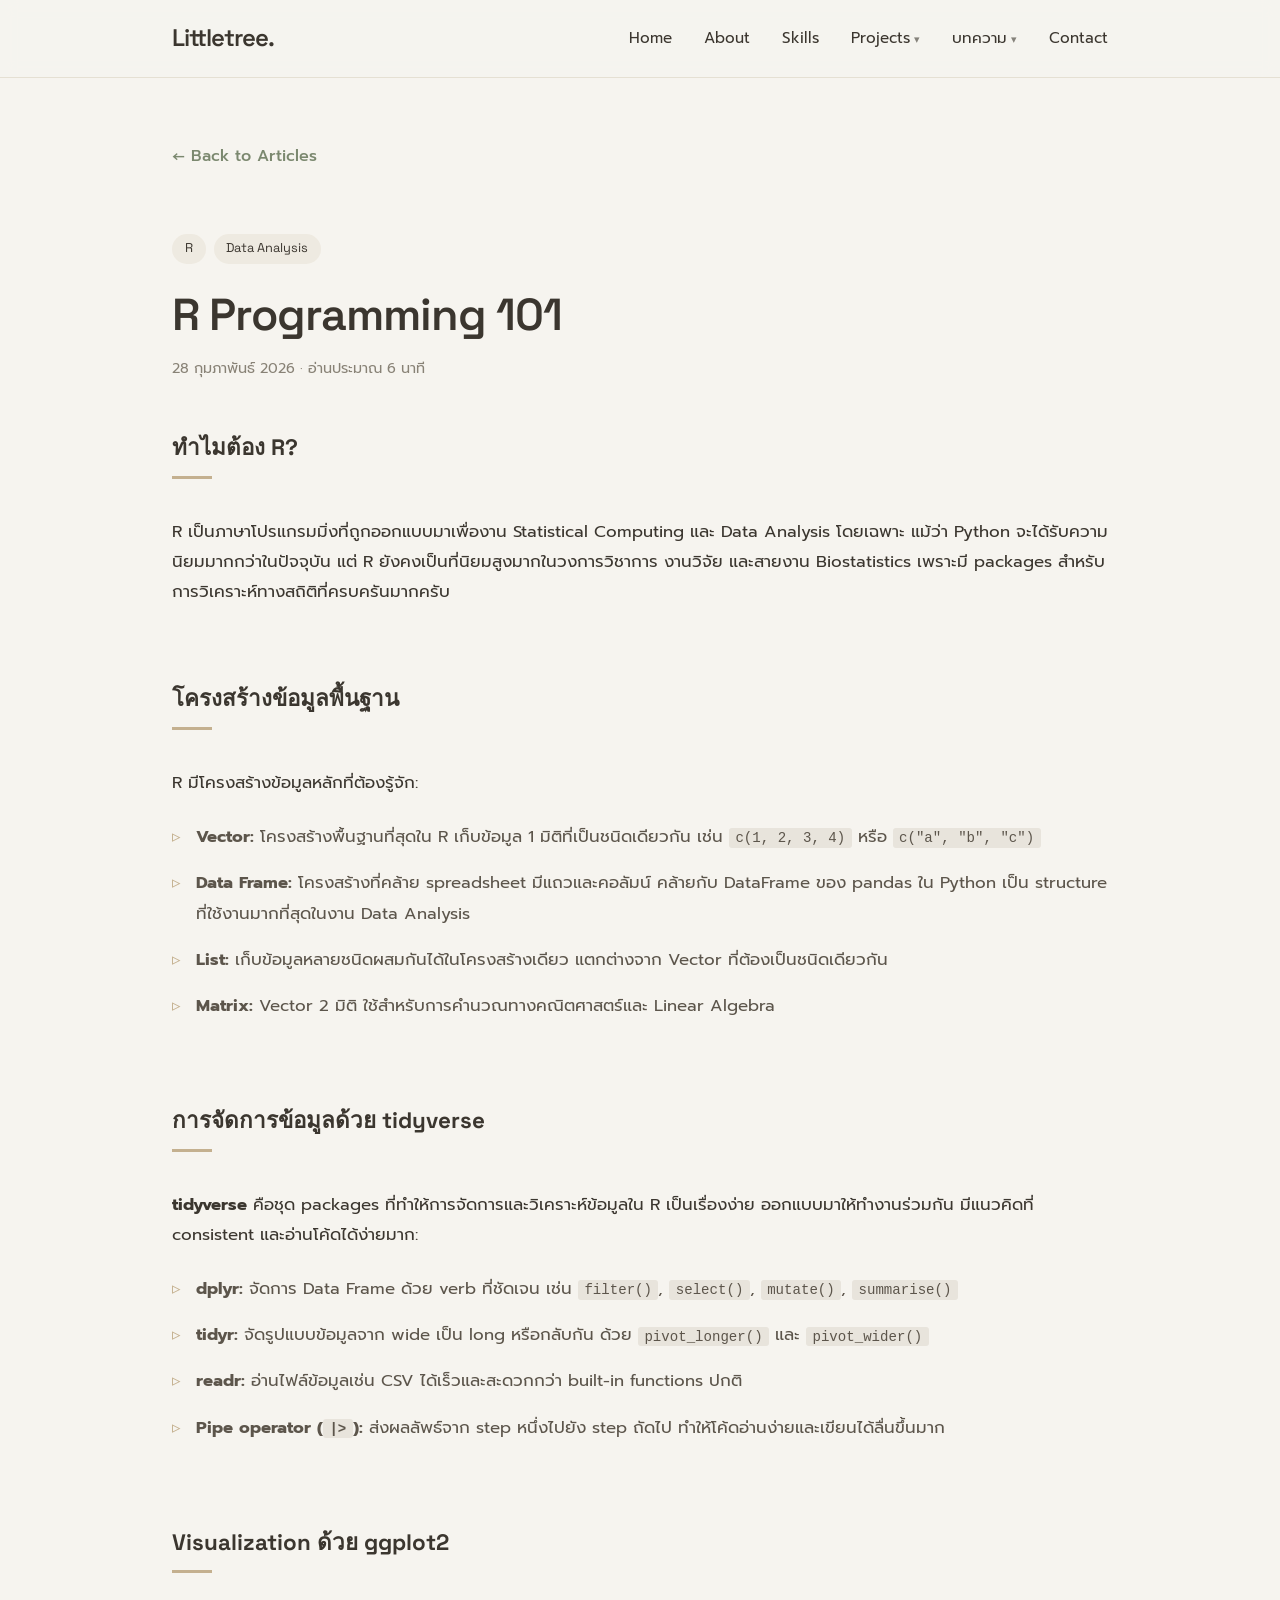
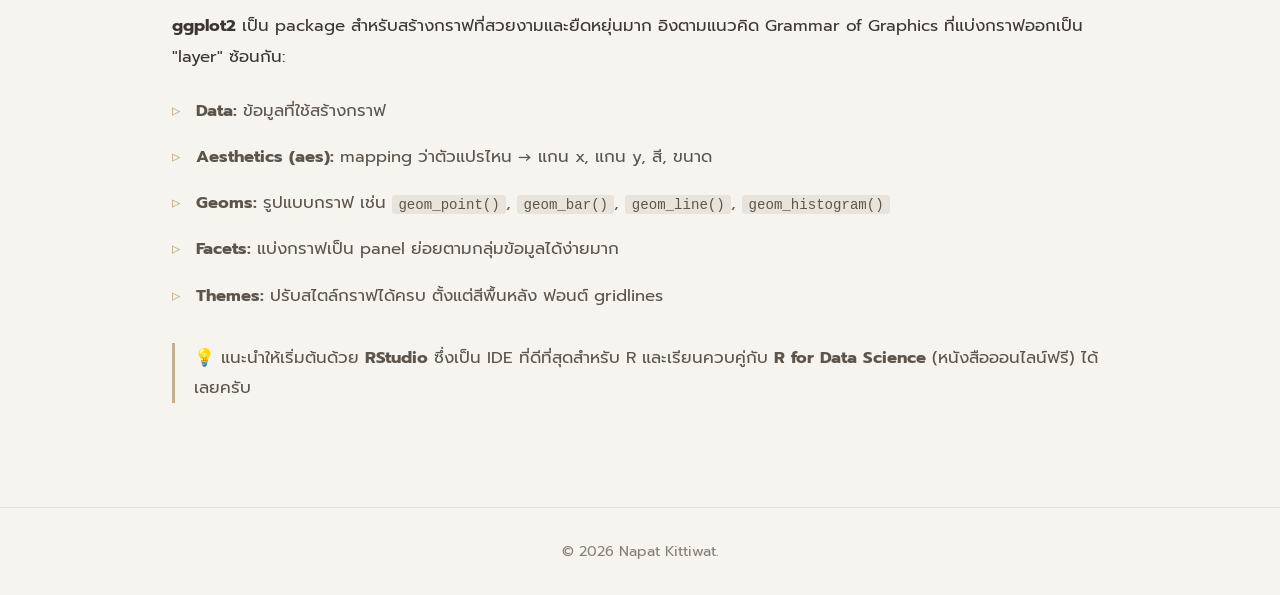
<file: article-r.html>
<!DOCTYPE html>
<html lang="th">

<head>
    <meta charset="UTF-8">
    <meta name="viewport" content="width=device-width, initial-scale=1.0">
    <title>R Programming 101 | Littletree</title>
    <link rel="stylesheet" href="style.css">
    <link
        href="https://fonts.googleapis.com/css2?family=Prompt:wght@300;400;500;600&family=Space+Grotesk:wght@400;500;600&display=swap"
        rel="stylesheet">
</head>

<body>
    <nav class="navbar">
        <div class="nav-content">
            <a href="index.html#home" class="logo">Littletree.</a>
            <ul class="nav-links">
                <li><a href="index.html#home">Home</a></li>
                <li><a href="index.html#about">About</a></li>
                <li><a href="index.html#skills">Skills</a></li>
                <li class="dropdown">
                    <a href="projects.html">Projects</a>
                    <ul class="dropdown-menu">
                        <li><a href="projects.html#data">Data Projects</a></li>
                        <li><a href="projects.html#coding">Coding Projects</a></li>
                    </ul>
                </li>
                <li class="dropdown">
                    <a href="articles.html">บทความ</a>
                    <ul class="dropdown-menu">
                        <li><a href="articles.html#data">Data Articles</a></li>
                        <li><a href="articles.html#coding">Coding Articles</a></li>
                        <li><a href="articles.html#til">อันนี้เพิ่งรู้</a></li>
                    </ul>
                </li>
                <li><a href="index.html#contact">Contact</a></li>
            </ul>
        </div>
    </nav>

    <main>
        <section style="padding-top: 9rem; padding-bottom: 5rem;">
            <div class="container">
                <a href="articles.html" class="back-link">&larr; Back to Articles</a>
                <div class="tags" style="margin-top: 2rem;">
                    <span>R</span>
                    <span>Data Analysis</span>
                </div>
                <h1 class="name" style="margin-top: 1rem; font-size: 2.8rem; line-height: 1.2;">R Programming 101</h1>
                <p style="margin-top: 1rem; color: #888276; font-size: 0.9rem;">28 กุมภาพันธ์ 2026 · อ่านประมาณ 6 นาที
                </p>

                <div class="project-content" style="margin-top: 3rem;">

                    <h2 class="section-title" style="font-size: 1.4rem;">ทำไมต้อง R?</h2>
                    <p>
                        R เป็นภาษาโปรแกรมมิ่งที่ถูกออกแบบมาเพื่องาน Statistical Computing และ Data Analysis โดยเฉพาะ
                        แม้ว่า Python จะได้รับความนิยมมากกว่าในปัจจุบัน แต่ R ยังคงเป็นที่นิยมสูงมากในวงการวิชาการ
                        งานวิจัย และสายงาน Biostatistics เพราะมี packages สำหรับการวิเคราะห์ทางสถิติที่ครบครันมากครับ
                    </p>

                    <h2 class="section-title" style="font-size: 1.4rem; margin-top: 3rem;">โครงสร้างข้อมูลพื้นฐาน</h2>
                    <p>R มีโครงสร้างข้อมูลหลักที่ต้องรู้จัก:</p>
                    <ul class="feature-list">
                        <li>
                            <strong>Vector:</strong>
                            โครงสร้างพื้นฐานที่สุดใน R เก็บข้อมูล 1 มิติที่เป็นชนิดเดียวกัน เช่น
                            <code
                                style="background:#e8e4dc; padding: 0.1rem 0.4rem; border-radius: 3px; font-size: 0.88rem;">c(1, 2, 3, 4)</code>
                            หรือ
                            <code
                                style="background:#e8e4dc; padding: 0.1rem 0.4rem; border-radius: 3px; font-size: 0.88rem;">c("a", "b", "c")</code>
                        </li>
                        <li>
                            <strong>Data Frame:</strong>
                            โครงสร้างที่คล้าย spreadsheet มีแถวและคอลัมน์ คล้ายกับ DataFrame ของ pandas ใน Python
                            เป็น structure ที่ใช้งานมากที่สุดในงาน Data Analysis
                        </li>
                        <li>
                            <strong>List:</strong>
                            เก็บข้อมูลหลายชนิดผสมกันได้ในโครงสร้างเดียว แตกต่างจาก Vector ที่ต้องเป็นชนิดเดียวกัน
                        </li>
                        <li>
                            <strong>Matrix:</strong>
                            Vector 2 มิติ ใช้สำหรับการคำนวณทางคณิตศาสตร์และ Linear Algebra
                        </li>
                    </ul>

                    <h2 class="section-title" style="font-size: 1.4rem; margin-top: 3rem;">การจัดการข้อมูลด้วย tidyverse
                    </h2>
                    <p>
                        <strong>tidyverse</strong> คือชุด packages ที่ทำให้การจัดการและวิเคราะห์ข้อมูลใน R
                        เป็นเรื่องง่าย
                        ออกแบบมาให้ทำงานร่วมกัน มีแนวคิดที่ consistent และอ่านโค้ดได้ง่ายมาก:
                    </p>
                    <ul class="feature-list">
                        <li>
                            <strong>dplyr:</strong>
                            จัดการ Data Frame ด้วย verb ที่ชัดเจน เช่น
                            <code
                                style="background:#e8e4dc; padding: 0.1rem 0.4rem; border-radius: 3px; font-size: 0.88rem;">filter()</code>,
                            <code
                                style="background:#e8e4dc; padding: 0.1rem 0.4rem; border-radius: 3px; font-size: 0.88rem;">select()</code>,
                            <code
                                style="background:#e8e4dc; padding: 0.1rem 0.4rem; border-radius: 3px; font-size: 0.88rem;">mutate()</code>,
                            <code
                                style="background:#e8e4dc; padding: 0.1rem 0.4rem; border-radius: 3px; font-size: 0.88rem;">summarise()</code>
                        </li>
                        <li>
                            <strong>tidyr:</strong>
                            จัดรูปแบบข้อมูลจาก wide เป็น long หรือกลับกัน ด้วย
                            <code
                                style="background:#e8e4dc; padding: 0.1rem 0.4rem; border-radius: 3px; font-size: 0.88rem;">pivot_longer()</code>
                            และ
                            <code
                                style="background:#e8e4dc; padding: 0.1rem 0.4rem; border-radius: 3px; font-size: 0.88rem;">pivot_wider()</code>
                        </li>
                        <li>
                            <strong>readr:</strong>
                            อ่านไฟล์ข้อมูลเช่น CSV ได้เร็วและสะดวกกว่า built-in functions ปกติ
                        </li>
                        <li>
                            <strong>Pipe operator (<code
                                    style="background:#e8e4dc; padding: 0.1rem 0.4rem; border-radius: 3px; font-size: 0.88rem;">|&gt;</code>):</strong>
                            ส่งผลลัพธ์จาก step หนึ่งไปยัง step ถัดไป ทำให้โค้ดอ่านง่ายและเขียนได้ลื่นขึ้นมาก
                        </li>
                    </ul>

                    <h2 class="section-title" style="font-size: 1.4rem; margin-top: 3rem;">Visualization ด้วย ggplot2
                    </h2>
                    <p>
                        <strong>ggplot2</strong> เป็น package สำหรับสร้างกราฟที่สวยงามและยืดหยุ่นมาก
                        อิงตามแนวคิด Grammar of Graphics ที่แบ่งกราฟออกเป็น "layer" ซ้อนกัน:
                    </p>
                    <ul class="feature-list">
                        <li><strong>Data:</strong> ข้อมูลที่ใช้สร้างกราฟ</li>
                        <li><strong>Aesthetics (aes):</strong> mapping ว่าตัวแปรไหน → แกน x, แกน y, สี, ขนาด</li>
                        <li><strong>Geoms:</strong> รูปแบบกราฟ เช่น
                            <code
                                style="background:#e8e4dc; padding: 0.1rem 0.4rem; border-radius: 3px; font-size: 0.88rem;">geom_point()</code>,
                            <code
                                style="background:#e8e4dc; padding: 0.1rem 0.4rem; border-radius: 3px; font-size: 0.88rem;">geom_bar()</code>,
                            <code
                                style="background:#e8e4dc; padding: 0.1rem 0.4rem; border-radius: 3px; font-size: 0.88rem;">geom_line()</code>,
                            <code
                                style="background:#e8e4dc; padding: 0.1rem 0.4rem; border-radius: 3px; font-size: 0.88rem;">geom_histogram()</code>
                        </li>
                        <li><strong>Facets:</strong> แบ่งกราฟเป็น panel ย่อยตามกลุ่มข้อมูลได้ง่ายมาก</li>
                        <li><strong>Themes:</strong> ปรับสไตล์กราฟได้ครบ ตั้งแต่สีพื้นหลัง ฟอนต์ gridlines</li>
                    </ul>

                    <p
                        style="margin-top: 2rem; border-left: 3px solid var(--secondary-color); padding-left: 1.2rem; color: #5c554b;">
                        💡 แนะนำให้เริ่มต้นด้วย <strong>RStudio</strong> ซึ่งเป็น IDE ที่ดีที่สุดสำหรับ R
                        และเรียนควบคู่กับ <strong>R for Data Science</strong> (หนังสือออนไลน์ฟรี) ได้เลยครับ
                    </p>

                </div>
            </div>
        </section>
    </main>

    <footer>
        <div class="container">
            <p>&copy; 2026 Napat Kittiwat.</p>
        </div>
    </footer>

    <script src="script.js"></script>
</body>

</html>
</file>
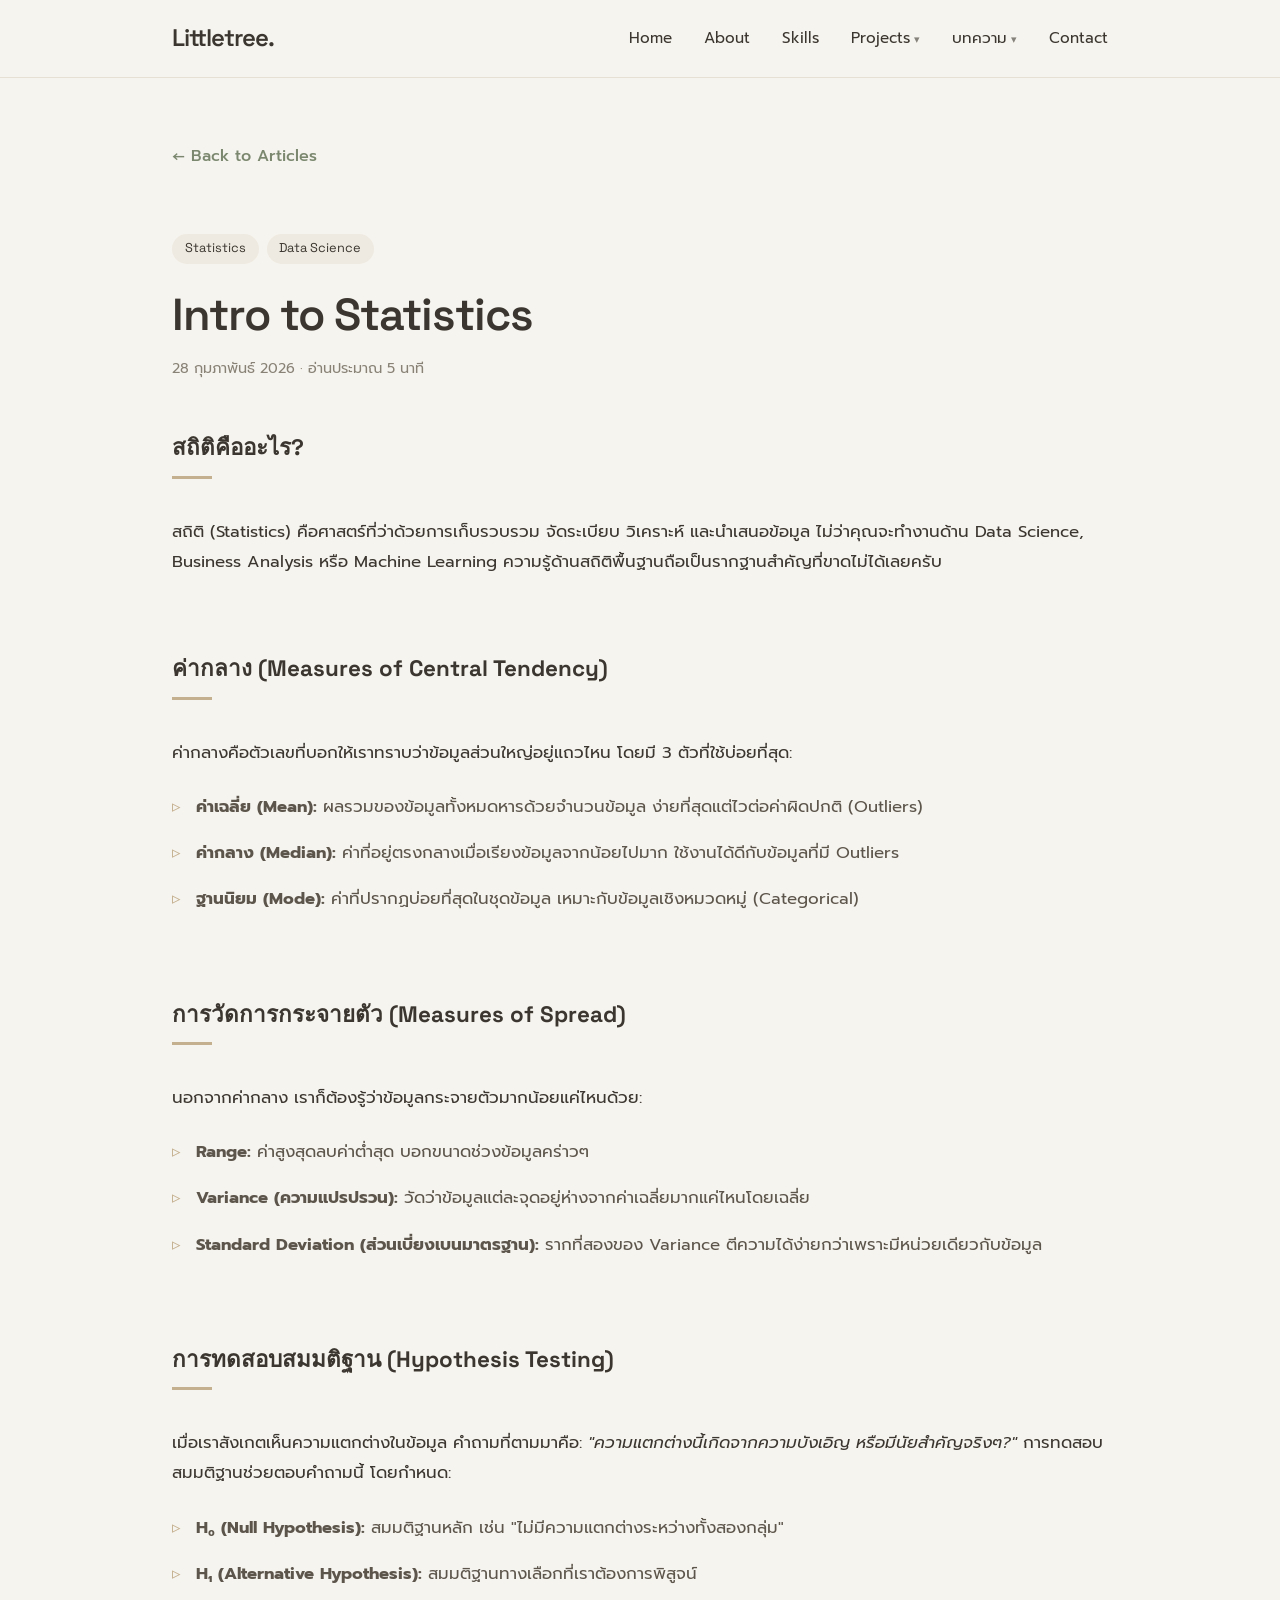
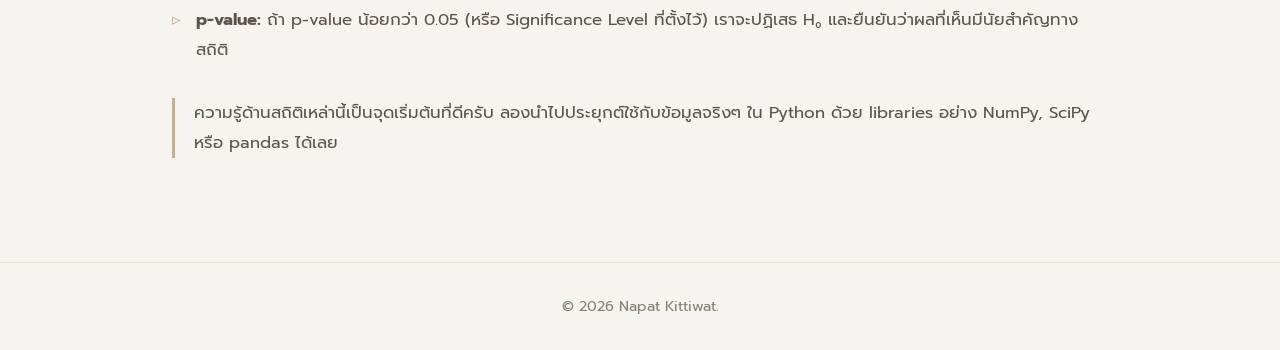
<file: article-stats.html>
<!DOCTYPE html>
<html lang="th">

<head>
    <meta charset="UTF-8">
    <meta name="viewport" content="width=device-width, initial-scale=1.0">
    <title>สถิติพื้นฐาน | Littletree</title>
    <link rel="stylesheet" href="style.css">
    <link
        href="https://fonts.googleapis.com/css2?family=Prompt:wght@300;400;500;600&family=Space+Grotesk:wght@400;500;600&display=swap"
        rel="stylesheet">
</head>

<body>
    <nav class="navbar">
        <div class="nav-content">
            <a href="index.html#home" class="logo">Littletree.</a>
            <ul class="nav-links">
                <li><a href="index.html#home">Home</a></li>
                <li><a href="index.html#about">About</a></li>
                <li><a href="index.html#skills">Skills</a></li>
                <li class="dropdown">
                    <a href="projects.html">Projects</a>
                    <ul class="dropdown-menu">
                        <li><a href="projects.html#data">Data Projects</a></li>
                        <li><a href="projects.html#coding">Coding Projects</a></li>
                    </ul>
                </li>
                <li class="dropdown">
                    <a href="articles.html">บทความ</a>
                    <ul class="dropdown-menu">
                        <li><a href="articles.html#data">Data Articles</a></li>
                        <li><a href="articles.html#coding">Coding Articles</a></li>
                        <li><a href="articles.html#til">อันนี้เพิ่งรู้</a></li>
                    </ul>
                </li>
                <li><a href="index.html#contact">Contact</a></li>
            </ul>
        </div>
    </nav>

    <main>
        <section style="padding-top: 9rem; padding-bottom: 5rem;">
            <div class="container">
                <a href="articles.html" class="back-link">&larr; Back to Articles</a>
                <div class="tags" style="margin-top: 2rem;">
                    <span>Statistics</span>
                    <span>Data Science</span>
                </div>
                <h1 class="name" style="margin-top: 1rem; font-size: 2.8rem; line-height: 1.2;">
                    Intro to Statistics</h1>
                <p style="margin-top: 1rem; color: #888276; font-size: 0.9rem;">28 กุมภาพันธ์ 2026 · อ่านประมาณ 5 นาที
                </p>

                <div class="project-content" style="margin-top: 3rem;">

                    <h2 class="section-title" style="font-size: 1.4rem;">สถิติคืออะไร?</h2>
                    <p>
                        สถิติ (Statistics) คือศาสตร์ที่ว่าด้วยการเก็บรวบรวม จัดระเบียบ วิเคราะห์ และนำเสนอข้อมูล
                        ไม่ว่าคุณจะทำงานด้าน Data Science, Business Analysis หรือ Machine Learning
                        ความรู้ด้านสถิติพื้นฐานถือเป็นรากฐานสำคัญที่ขาดไม่ได้เลยครับ
                    </p>

                    <h2 class="section-title" style="font-size: 1.4rem; margin-top: 3rem;">ค่ากลาง (Measures of Central
                        Tendency)</h2>
                    <p>ค่ากลางคือตัวเลขที่บอกให้เราทราบว่าข้อมูลส่วนใหญ่อยู่แถวไหน โดยมี 3 ตัวที่ใช้บ่อยที่สุด:</p>
                    <ul class="feature-list">
                        <li><strong>ค่าเฉลี่ย (Mean):</strong> ผลรวมของข้อมูลทั้งหมดหารด้วยจำนวนข้อมูล
                            ง่ายที่สุดแต่ไวต่อค่าผิดปกติ (Outliers)</li>
                        <li><strong>ค่ากลาง (Median):</strong> ค่าที่อยู่ตรงกลางเมื่อเรียงข้อมูลจากน้อยไปมาก
                            ใช้งานได้ดีกับข้อมูลที่มี Outliers</li>
                        <li><strong>ฐานนิยม (Mode):</strong> ค่าที่ปรากฏบ่อยที่สุดในชุดข้อมูล เหมาะกับข้อมูลเชิงหมวดหมู่
                            (Categorical)</li>
                    </ul>

                    <h2 class="section-title" style="font-size: 1.4rem; margin-top: 3rem;">การวัดการกระจายตัว (Measures
                        of Spread)</h2>
                    <p>นอกจากค่ากลาง เราก็ต้องรู้ว่าข้อมูลกระจายตัวมากน้อยแค่ไหนด้วย:</p>
                    <ul class="feature-list">
                        <li><strong>Range:</strong> ค่าสูงสุดลบค่าต่ำสุด บอกขนาดช่วงข้อมูลคร่าวๆ</li>
                        <li><strong>Variance (ความแปรปรวน):</strong>
                            วัดว่าข้อมูลแต่ละจุดอยู่ห่างจากค่าเฉลี่ยมากแค่ไหนโดยเฉลี่ย</li>
                        <li><strong>Standard Deviation (ส่วนเบี่ยงเบนมาตรฐาน):</strong> รากที่สองของ Variance
                            ตีความได้ง่ายกว่าเพราะมีหน่วยเดียวกับข้อมูล</li>
                    </ul>

                    <h2 class="section-title" style="font-size: 1.4rem; margin-top: 3rem;">การทดสอบสมมติฐาน (Hypothesis
                        Testing)</h2>
                    <p>
                        เมื่อเราสังเกตเห็นความแตกต่างในข้อมูล คำถามที่ตามมาคือ: <em>"ความแตกต่างนี้เกิดจากความบังเอิญ
                            หรือมีนัยสำคัญจริงๆ?"</em>
                        การทดสอบสมมติฐานช่วยตอบคำถามนี้ โดยกำหนด:
                    </p>
                    <ul class="feature-list">
                        <li><strong>H₀ (Null Hypothesis):</strong> สมมติฐานหลัก เช่น
                            "ไม่มีความแตกต่างระหว่างทั้งสองกลุ่ม"</li>
                        <li><strong>H₁ (Alternative Hypothesis):</strong> สมมติฐานทางเลือกที่เราต้องการพิสูจน์</li>
                        <li><strong>p-value:</strong> ถ้า p-value น้อยกว่า 0.05 (หรือ Significance Level ที่ตั้งไว้)
                            เราจะปฏิเสธ H₀ และยืนยันว่าผลที่เห็นมีนัยสำคัญทางสถิติ</li>
                    </ul>

                    <p
                        style="margin-top: 2rem; border-left: 3px solid var(--secondary-color); padding-left: 1.2rem; color: #5c554b;">
                        ความรู้ด้านสถิติเหล่านี้เป็นจุดเริ่มต้นที่ดีครับ ลองนำไปประยุกต์ใช้กับข้อมูลจริงๆ ใน Python ด้วย
                        libraries อย่าง NumPy, SciPy หรือ pandas ได้เลย
                    </p>
                </div>
            </div>
        </section>
    </main>

    <footer>
        <div class="container">
            <p>&copy; 2026 Napat Kittiwat.</p>
        </div>
    </footer>

    <script src="script.js"></script>
</body>

</html>
</file>
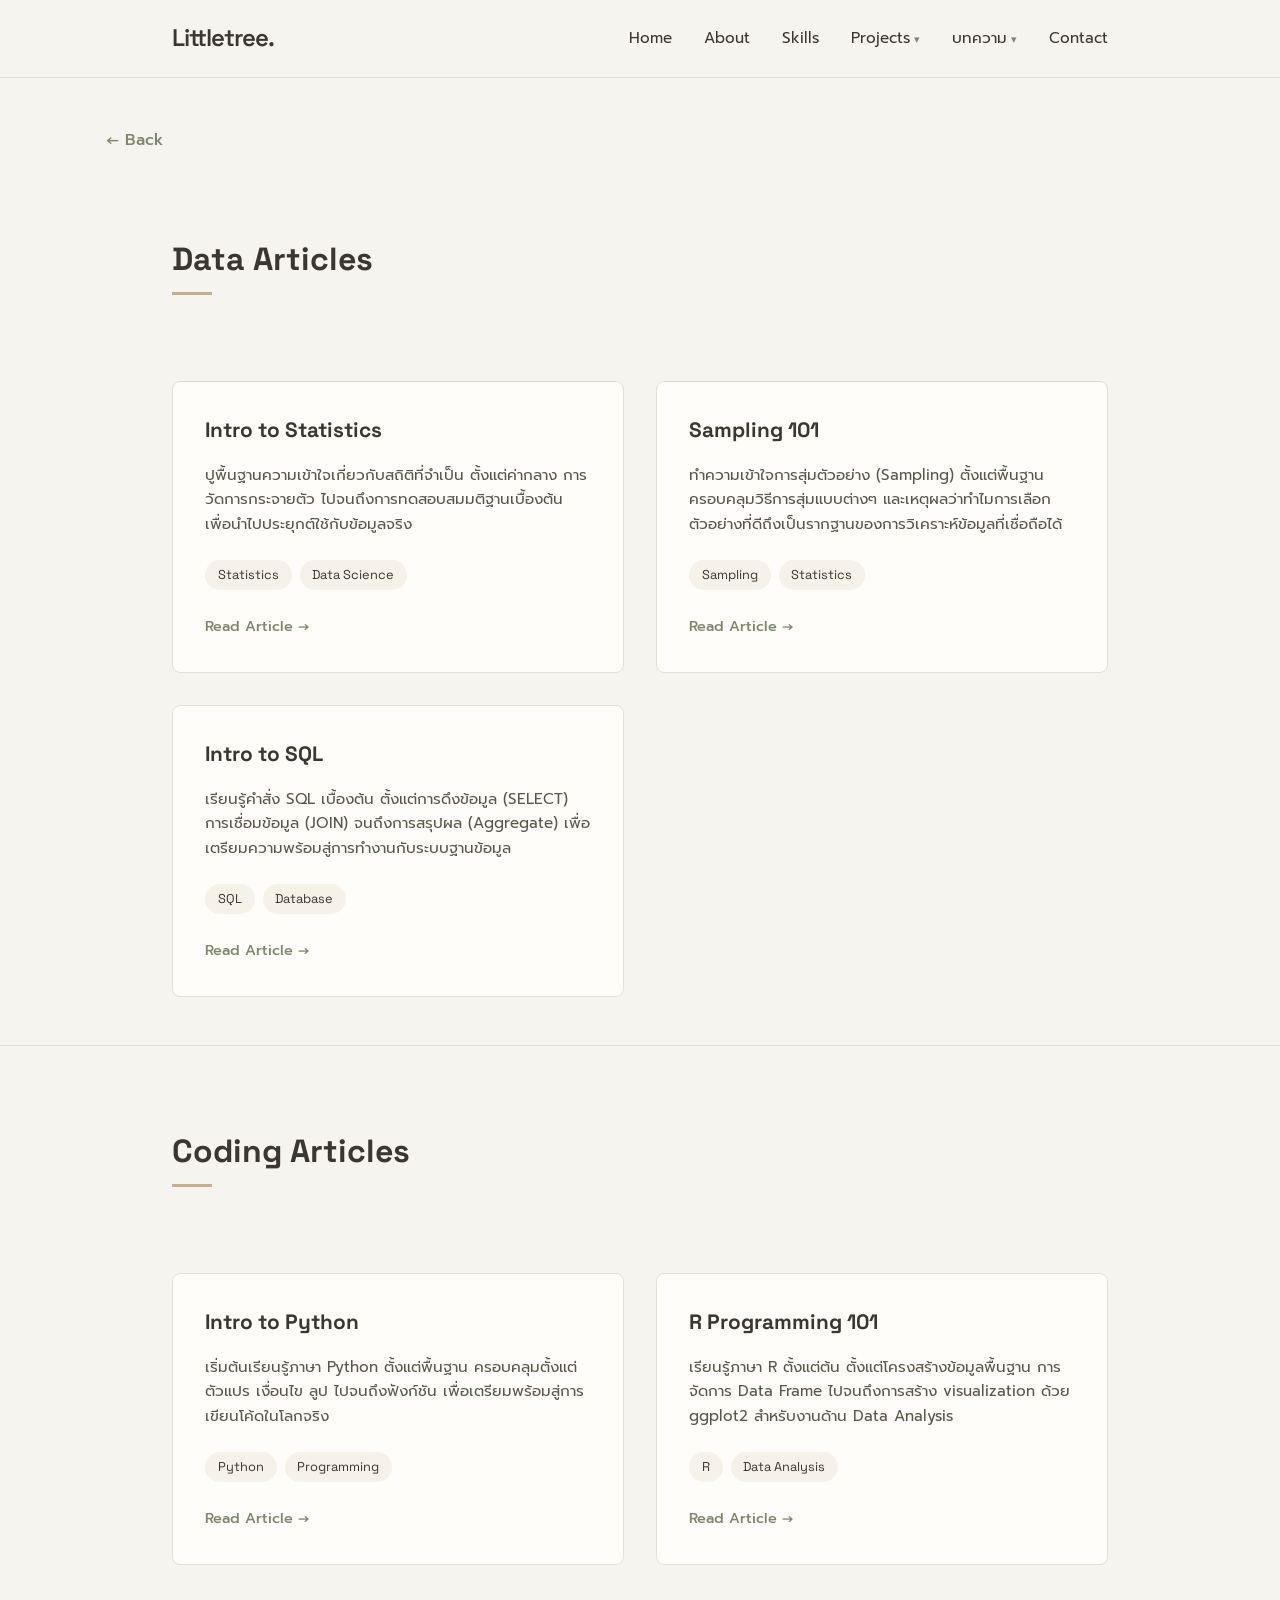
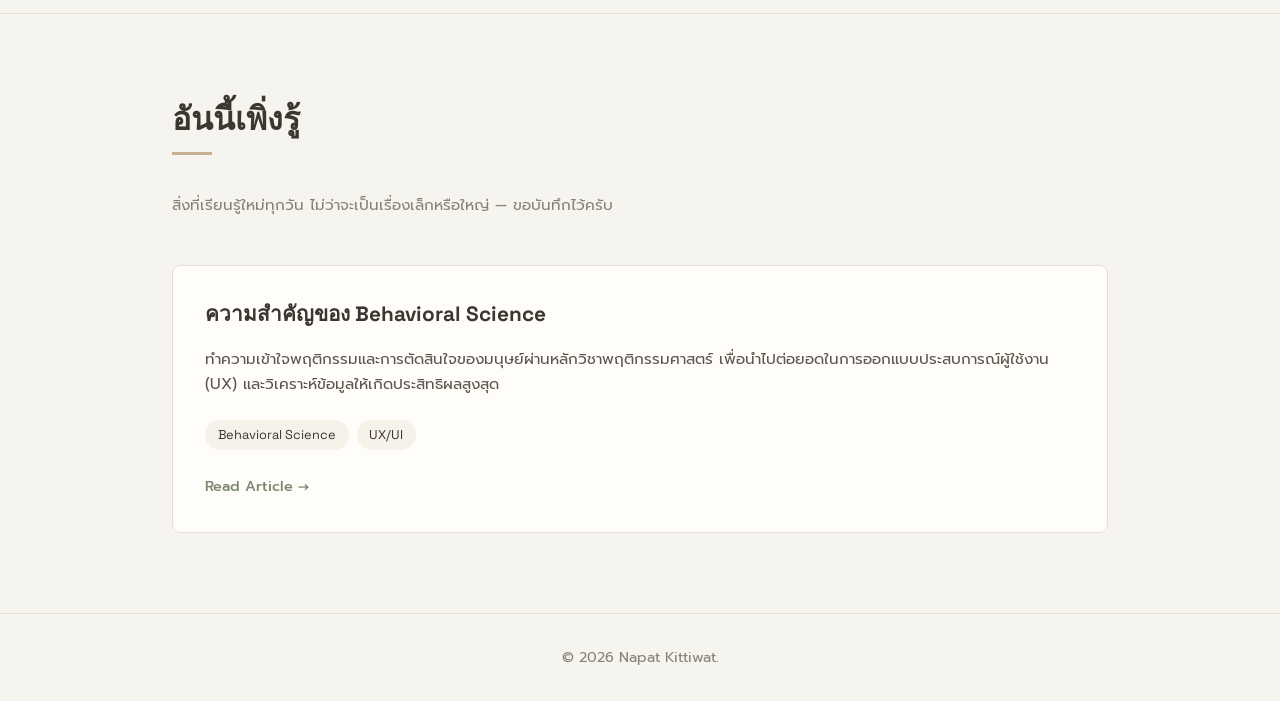
<file: articles.html>
<!DOCTYPE html>
<html lang="th">

<head>
    <meta charset="UTF-8">
    <meta name="viewport" content="width=device-width, initial-scale=1.0">
    <title>All Articles | Littletree</title>
    <link rel="stylesheet" href="style.css">
    <link
        href="https://fonts.googleapis.com/css2?family=Prompt:wght@300;400;500;600&family=Space+Grotesk:wght@400;500;600&display=swap"
        rel="stylesheet">
</head>

<body>
    <nav class="navbar">
        <div class="nav-content">
            <a href="index.html#home" class="logo">Littletree.</a>
            <ul class="nav-links">
                <li><a href="index.html#home">Home</a></li>
                <li><a href="index.html#about">About</a></li>
                <li><a href="index.html#skills">Skills</a></li>
                <li class="dropdown">
                    <a href="projects.html">Projects</a>
                    <ul class="dropdown-menu">
                        <li><a href="projects.html#data">Data Projects</a></li>
                        <li><a href="projects.html#coding">Coding Projects</a></li>
                    </ul>
                </li>
                <li class="dropdown">
                    <a href="articles.html">บทความ</a>
                    <ul class="dropdown-menu">
                        <li><a href="articles.html#data">Data Articles</a></li>
                        <li><a href="articles.html#coding">Coding Articles</a></li>
                        <li><a href="articles.html#til">อันนี้เพิ่งรู้</a></li>
                    </ul>
                </li>
                <li><a href="index.html#contact">Contact</a></li>
            </ul>
        </div>
    </nav>

    <main>
        <section style="padding-top: 8rem; padding-bottom: 1rem;">
            <div style="max-width: 1100px; margin: 0 auto; padding: 0 1rem;">
                <a href="index.html#articles" class="back-link">&larr; Back</a>
            </div>
        </section>

        <!-- Data Articles -->
        <section id="data" style="padding-top: 2rem; padding-bottom: 3rem;">
            <div class="container">
                <h2 class="section-title">Data Articles</h2>
                <div class="project-grid" style="margin-top: 3rem;">

                    <div class="project-card">
                        <div class="project-info">
                            <h3>Intro to Statistics</h3>
                            <p>ปูพื้นฐานความเข้าใจเกี่ยวกับสถิติที่จำเป็น ตั้งแต่ค่ากลาง การวัดการกระจายตัว
                                ไปจนถึงการทดสอบสมมติฐานเบื้องต้น เพื่อนำไปประยุกต์ใช้กับข้อมูลจริง</p>
                            <div class="tags">
                                <span>Statistics</span>
                                <span>Data Science</span>
                            </div>
                            <a href="article-stats.html" class="project-link">Read Article &rarr;</a>
                        </div>
                    </div>

                    <div class="project-card">
                        <div class="project-info">
                            <h3>Sampling 101</h3>
                            <p>ทำความเข้าใจการสุ่มตัวอย่าง (Sampling) ตั้งแต่พื้นฐาน ครอบคลุมวิธีการสุ่มแบบต่างๆ
                                และเหตุผลว่าทำไมการเลือกตัวอย่างที่ดีถึงเป็นรากฐานของการวิเคราะห์ข้อมูลที่เชื่อถือได้
                            </p>
                            <div class="tags">
                                <span>Sampling</span>
                                <span>Statistics</span>
                            </div>
                            <a href="article-sampling.html" class="project-link">Read Article &rarr;</a>
                        </div>
                    </div>


                    <div class="project-card">
                        <div class="project-info">
                            <h3>Intro to SQL</h3>
                            <p>เรียนรู้คำสั่ง SQL เบื้องต้น ตั้งแต่การดึงข้อมูล (SELECT) การเชื่อมข้อมูล (JOIN)
                                จนถึงการสรุปผล (Aggregate) เพื่อเตรียมความพร้อมสู่การทำงานกับระบบฐานข้อมูล</p>
                            <div class="tags">
                                <span>SQL</span>
                                <span>Database</span>
                            </div>
                            <a href="article-sql.html" class="project-link">Read Article &rarr;</a>
                        </div>
                    </div>

                </div>
            </div>
        </section>

        <!-- Coding Articles -->
        <section id="coding"
            style="padding-top: 2rem; padding-bottom: 3rem; border-top: 1px solid var(--border-color);">
            <div class="container">
                <h2 class="section-title" style="margin-top: 3rem;">Coding Articles</h2>
                <div class="project-grid" style="margin-top: 3rem;">

                    <div class="project-card">
                        <div class="project-info">
                            <h3>Intro to Python</h3>
                            <p>เริ่มต้นเรียนรู้ภาษา Python ตั้งแต่พื้นฐาน ครอบคลุมตั้งแต่ตัวแปร เงื่อนไข ลูป
                                ไปจนถึงฟังก์ชัน เพื่อเตรียมพร้อมสู่การเขียนโค้ดในโลกจริง</p>
                            <div class="tags">
                                <span>Python</span>
                                <span>Programming</span>
                            </div>
                            <a href="article-python.html" class="project-link">Read Article &rarr;</a>
                        </div>
                    </div>

                    <div class="project-card">
                        <div class="project-info">
                            <h3>R Programming 101</h3>
                            <p>เรียนรู้ภาษา R ตั้งแต่ต้น ตั้งแต่โครงสร้างข้อมูลพื้นฐาน การจัดการ Data Frame
                                ไปจนถึงการสร้าง visualization ด้วย ggplot2 สำหรับงานด้าน Data Analysis</p>
                            <div class="tags">
                                <span>R</span>
                                <span>Data Analysis</span>
                            </div>
                            <a href="article-r.html" class="project-link">Read Article &rarr;</a>
                        </div>
                    </div>

                </div>
            </div>
        </section>

        <!-- อันนี้เพิ่งรู้ -->
        <section id="til" style="padding-top: 2rem; padding-bottom: 5rem; border-top: 1px solid var(--border-color);">
            <div class="container">
                <h2 class="section-title" style="margin-top: 3rem;">อันนี้เพิ่งรู้</h2>
                <p style="color: #888276; margin-bottom: 3rem; font-size: 0.95rem;">สิ่งที่เรียนรู้ใหม่ทุกวัน
                    ไม่ว่าจะเป็นเรื่องเล็กหรือใหญ่ — ขอบันทึกไว้ครับ</p>
                <div class="project-grid">

                    <div class="project-card">
                        <div class="project-info">
                            <h3>ความสำคัญของ Behavioral Science</h3>
                            <p>ทำความเข้าใจพฤติกรรมและการตัดสินใจของมนุษย์ผ่านหลักวิชาพฤติกรรมศาสตร์
                                เพื่อนำไปต่อยอดในการออกแบบประสบการณ์ผู้ใช้งาน (UX)
                                และวิเคราะห์ข้อมูลให้เกิดประสิทธิผลสูงสุด</p>
                            <div class="tags">
                                <span>Behavioral Science</span>
                                <span>UX/UI</span>
                            </div>
                            <a href="article-behavioral.html" class="project-link">Read Article &rarr;</a>
                        </div>
                    </div>

                </div>
            </div>
        </section>
    </main>

    <footer>
        <div class="container">
            <p>&copy; 2026 Napat Kittiwat.</p>
        </div>
    </footer>

    <script src="script.js"></script>
</body>

</html>
</file>
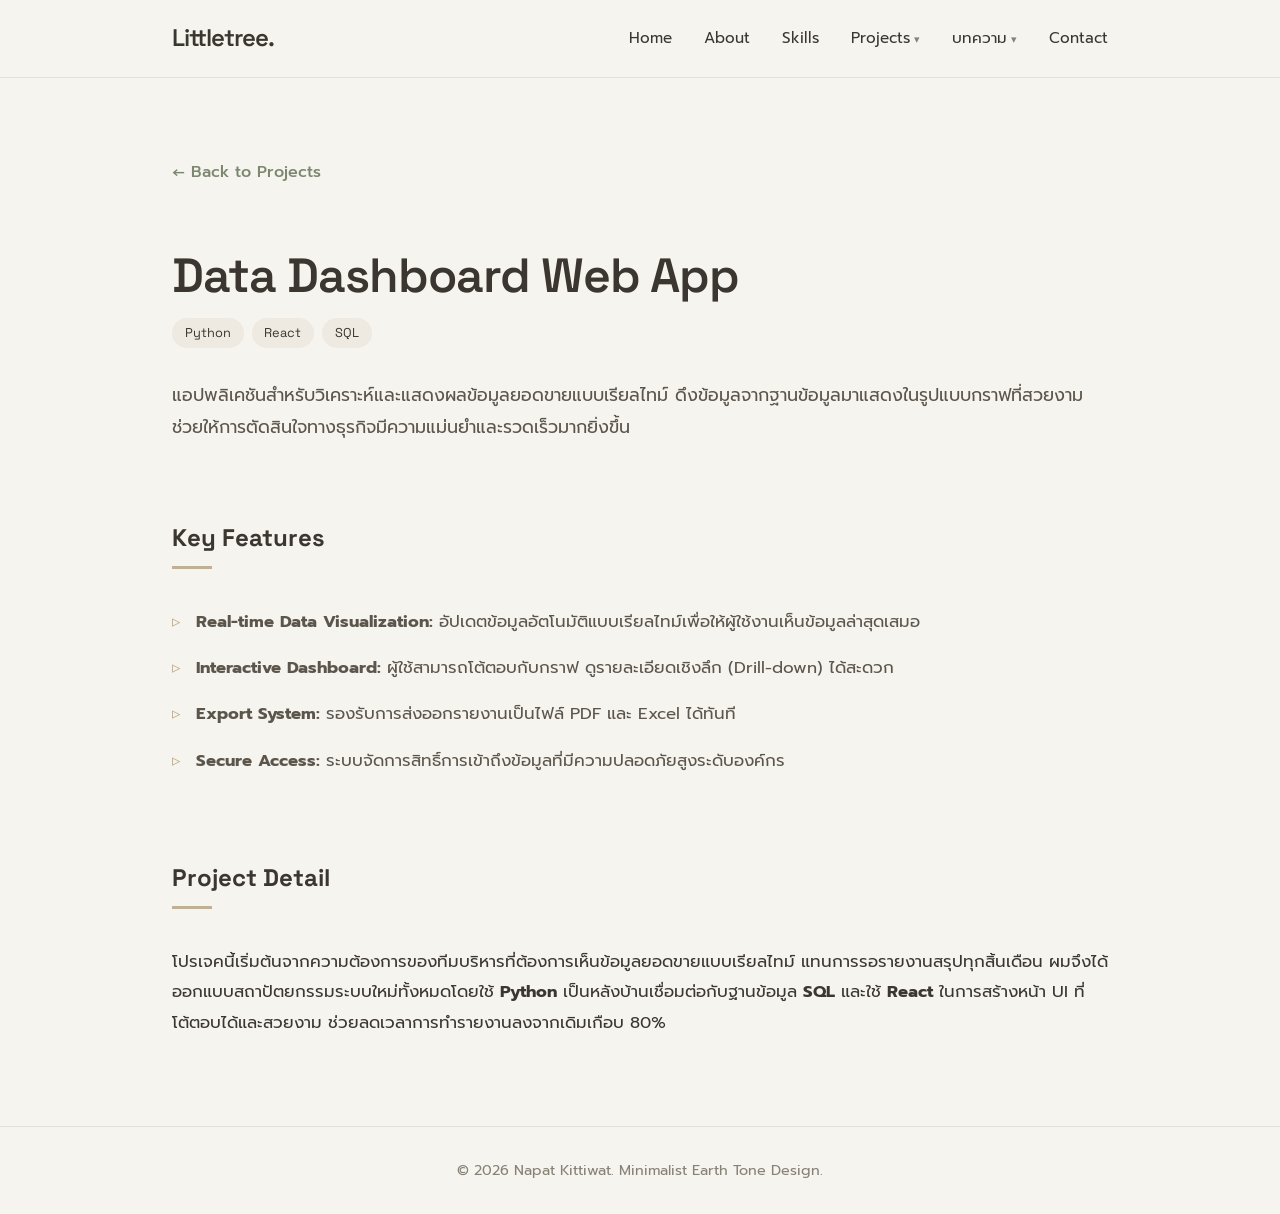
<file: project-dashboard.html>
<!DOCTYPE html>
<html lang="th">

<head>
    <meta charset="UTF-8">
    <meta name="viewport" content="width=device-width, initial-scale=1.0">
    <title>Data Dashboard Web App | Portfolio</title>
    <link rel="stylesheet" href="style.css">
    <link
        href="https://fonts.googleapis.com/css2?family=Prompt:wght@300;400;500;600&family=Space+Grotesk:wght@400;500;600&display=swap"
        rel="stylesheet">
</head>

<body>
    <nav class="navbar">
        <div class="nav-content">
            <a href="index.html#home" class="logo">Littletree.</a>
            <ul class="nav-links">
                <li><a href="index.html#home">Home</a></li>
                <li><a href="index.html#about">About</a></li>
                <li><a href="index.html#skills">Skills</a></li>
                <li class="dropdown">
                    <a href="projects.html">Projects</a>
                    <ul class="dropdown-menu">
                        <li><a href="projects.html#data">Data Projects</a></li>
                        <li><a href="projects.html#coding">Coding Projects</a></li>
                    </ul>
                </li>
                <li class="dropdown">
                    <a href="articles.html">บทความ</a>
                    <ul class="dropdown-menu">
                        <li><a href="articles.html#data">Data Articles</a></li>
                        <li><a href="articles.html#coding">Coding Articles</a></li>
                        <li><a href="articles.html#til">อันนี้เพิ่งรู้</a></li>
                    </ul>
                </li>
                <li><a href="index.html#contact">Contact</a></li>
            </ul>
        </div>
    </nav>

    <main>
        <section class="project-detail hero" style="min-height: auto; padding-top: 10rem; padding-bottom: 4rem;">
            <div class="container">
                <a href="index.html#projects" class="back-link">&larr; Back to Projects</a>
                <h1 class="name" style="margin-top: 2rem; font-size: 3rem;">Data Dashboard Web App</h1>
                <div class="tags" style="margin-bottom: 2rem;">
                    <span>Python</span>
                    <span>React</span>
                    <span>SQL</span>
                </div>
                <div class="project-content">
                    <p class="summary" style="max-width: 100%;">
                        แอปพลิเคชันสำหรับวิเคราะห์และแสดงผลข้อมูลยอดขายแบบเรียลไทม์
                        ดึงข้อมูลจากฐานข้อมูลมาแสดงในรูปแบบกราฟที่สวยงาม
                        ช่วยให้การตัดสินใจทางธุรกิจมีความแม่นยำและรวดเร็วมากยิ่งขึ้น
                    </p>

                    <h2 class="section-title" style="margin-top: 3rem; font-size: 1.5rem;">Key Features</h2>
                    <ul class="feature-list">
                        <li><strong>Real-time Data Visualization:</strong>
                            อัปเดตข้อมูลอัตโนมัติแบบเรียลไทม์เพื่อให้ผู้ใช้งานเห็นข้อมูลล่าสุดเสมอ</li>
                        <li><strong>Interactive Dashboard:</strong> ผู้ใช้สามารถโต้ตอบกับกราฟ ดูรายละเอียดเชิงลึก
                            (Drill-down) ได้สะดวก</li>
                        <li><strong>Export System:</strong> รองรับการส่งออกรายงานเป็นไฟล์ PDF และ Excel ได้ทันที</li>
                        <li><strong>Secure Access:</strong>
                            ระบบจัดการสิทธิ์การเข้าถึงข้อมูลที่มีความปลอดภัยสูงระดับองค์กร</li>
                    </ul>

                    <h2 class="section-title" style="margin-top: 3rem; font-size: 1.5rem;">Project Detail</h2>
                    <p>
                        โปรเจคนี้เริ่มต้นจากความต้องการของทีมบริหารที่ต้องการเห็นข้อมูลยอดขายแบบเรียลไทม์
                        แทนการรอรายงานสรุปทุกสิ้นเดือน
                        ผมจึงได้ออกแบบสถาปัตยกรรมระบบใหม่ทั้งหมดโดยใช้ <strong>Python</strong>
                        เป็นหลังบ้านเชื่อมต่อกับฐานข้อมูล <strong>SQL</strong>
                        และใช้ <strong>React</strong> ในการสร้างหน้า UI ที่โต้ตอบได้และสวยงาม
                        ช่วยลดเวลาการทำรายงานลงจากเดิมเกือบ 80%
                    </p>
                </div>
            </div>
        </section>
    </main>

    <footer>
        <div class="container">
            <p>&copy; 2026 Napat Kittiwat. Minimalist Earth Tone Design.</p>
        </div>
    </footer>

    <script src="script.js"></script>
</body>

</html>
</file>
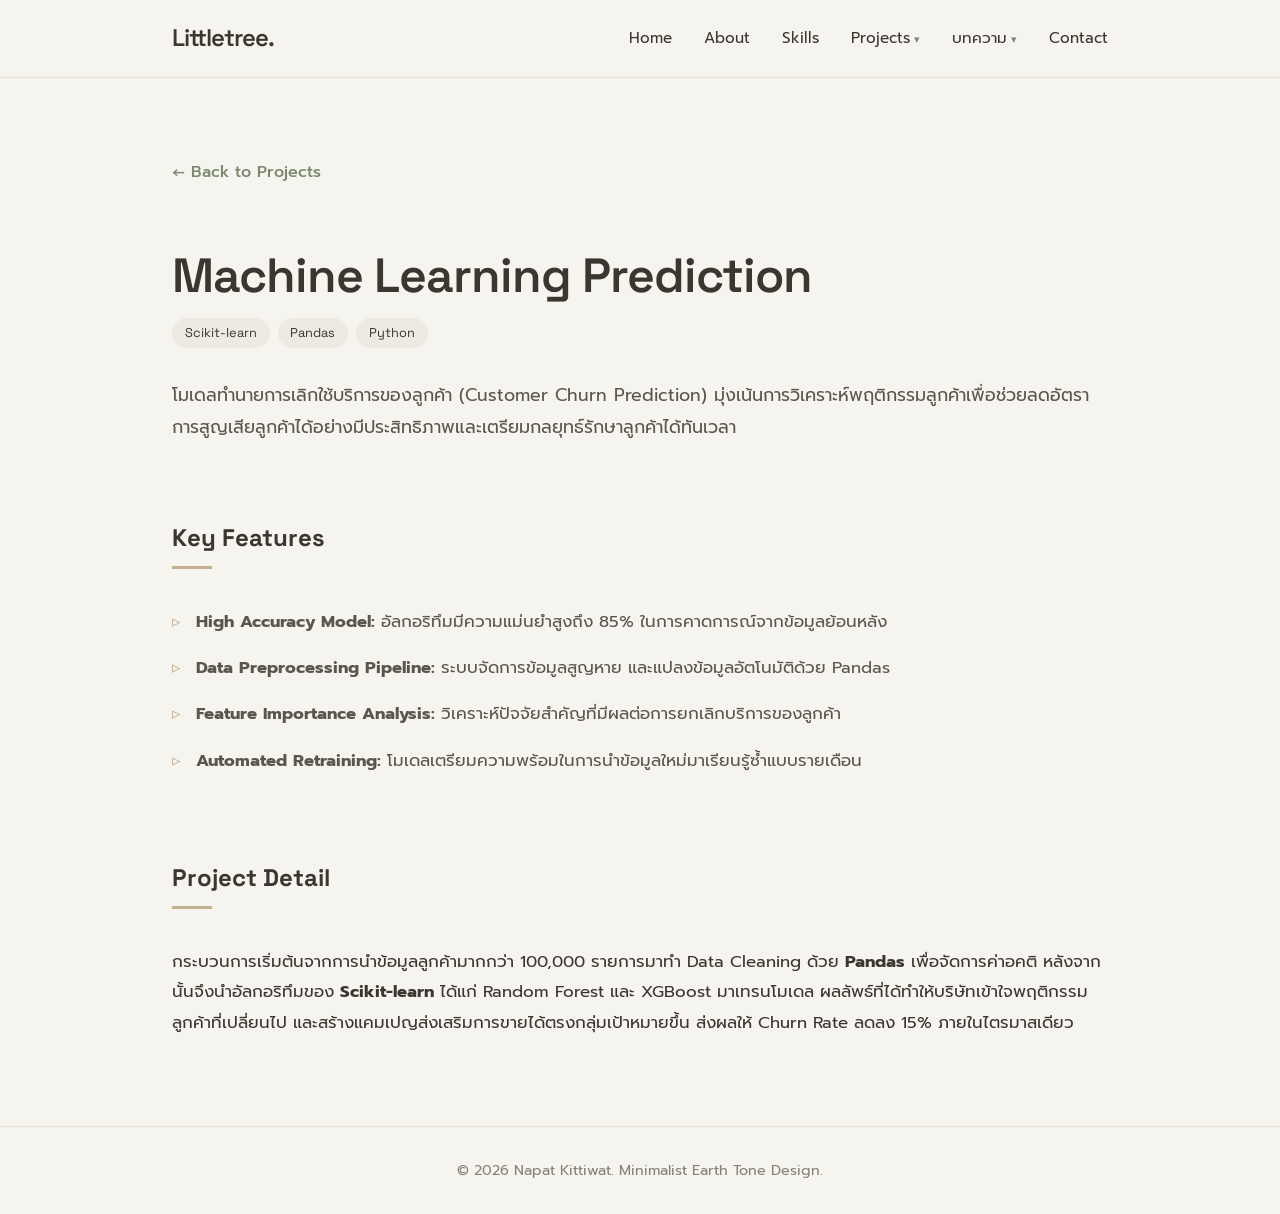
<file: project-ml.html>
<!DOCTYPE html>
<html lang="th">

<head>
    <meta charset="UTF-8">
    <meta name="viewport" content="width=device-width, initial-scale=1.0">
    <title>Machine Learning Prediction | Portfolio</title>
    <link rel="stylesheet" href="style.css">
    <link
        href="https://fonts.googleapis.com/css2?family=Prompt:wght@300;400;500;600&family=Space+Grotesk:wght@400;500;600&display=swap"
        rel="stylesheet">
</head>

<body>
    <nav class="navbar">
        <div class="nav-content">
            <a href="index.html#home" class="logo">Littletree.</a>
            <ul class="nav-links">
                <li><a href="index.html#home">Home</a></li>
                <li><a href="index.html#about">About</a></li>
                <li><a href="index.html#skills">Skills</a></li>
                <li class="dropdown">
                    <a href="projects.html">Projects</a>
                    <ul class="dropdown-menu">
                        <li><a href="projects.html#data">Data Projects</a></li>
                        <li><a href="projects.html#coding">Coding Projects</a></li>
                    </ul>
                </li>
                <li class="dropdown">
                    <a href="articles.html">บทความ</a>
                    <ul class="dropdown-menu">
                        <li><a href="articles.html#data">Data Articles</a></li>
                        <li><a href="articles.html#coding">Coding Articles</a></li>
                        <li><a href="articles.html#til">อันนี้เพิ่งรู้</a></li>
                    </ul>
                </li>
                <li><a href="index.html#contact">Contact</a></li>
            </ul>
        </div>
    </nav>

    <main>
        <section class="project-detail hero" style="min-height: auto; padding-top: 10rem; padding-bottom: 4rem;">
            <div class="container">
                <a href="index.html#projects" class="back-link">&larr; Back to Projects</a>
                <h1 class="name" style="margin-top: 2rem; font-size: 3rem;">Machine Learning Prediction</h1>
                <div class="tags" style="margin-bottom: 2rem;">
                    <span>Scikit-learn</span>
                    <span>Pandas</span>
                    <span>Python</span>
                </div>
                <div class="project-content">
                    <p class="summary" style="max-width: 100%;">
                        โมเดลทำนายการเลิกใช้บริการของลูกค้า (Customer Churn Prediction)
                        มุ่งเน้นการวิเคราะห์พฤติกรรมลูกค้าเพื่อช่วยลดอัตราการสูญเสียลูกค้าได้อย่างมีประสิทธิภาพและเตรียมกลยุทธ์รักษาลูกค้าได้ทันเวลา
                    </p>

                    <h2 class="section-title" style="margin-top: 3rem; font-size: 1.5rem;">Key Features</h2>
                    <ul class="feature-list">
                        <li><strong>High Accuracy Model:</strong> อัลกอริทึมมีความแม่นยำสูงถึง 85%
                            ในการคาดการณ์จากข้อมูลย้อนหลัง</li>
                        <li><strong>Data Preprocessing Pipeline:</strong> ระบบจัดการข้อมูลสูญหาย
                            และแปลงข้อมูลอัตโนมัติด้วย Pandas</li>
                        <li><strong>Feature Importance Analysis:</strong>
                            วิเคราะห์ปัจจัยสำคัญที่มีผลต่อการยกเลิกบริการของลูกค้า</li>
                        <li><strong>Automated Retraining:</strong>
                            โมเดลเตรียมความพร้อมในการนำข้อมูลใหม่มาเรียนรู้ซ้ำแบบรายเดือน</li>
                    </ul>

                    <h2 class="section-title" style="margin-top: 3rem; font-size: 1.5rem;">Project Detail</h2>
                    <p>
                        กระบวนการเริ่มต้นจากการนำข้อมูลลูกค้ามากกว่า 100,000 รายการมาทำ Data Cleaning ด้วย
                        <strong>Pandas</strong> เพื่อจัดการค่าอคติ
                        หลังจากนั้นจึงนำอัลกอริทึมของ <strong>Scikit-learn</strong> ได้แก่ Random Forest และ XGBoost
                        มาเทรนโมเดล
                        ผลลัพธ์ที่ได้ทำให้บริษัทเข้าใจพฤติกรรมลูกค้าที่เปลี่ยนไป
                        และสร้างแคมเปญส่งเสริมการขายได้ตรงกลุ่มเป้าหมายขึ้น ส่งผลให้ Churn Rate ลดลง 15%
                        ภายในไตรมาสเดียว
                    </p>
                </div>
            </div>
        </section>
    </main>

    <footer>
        <div class="container">
            <p>&copy; 2026 Napat Kittiwat. Minimalist Earth Tone Design.</p>
        </div>
    </footer>

    <script src="script.js"></script>
</body>

</html>
</file>
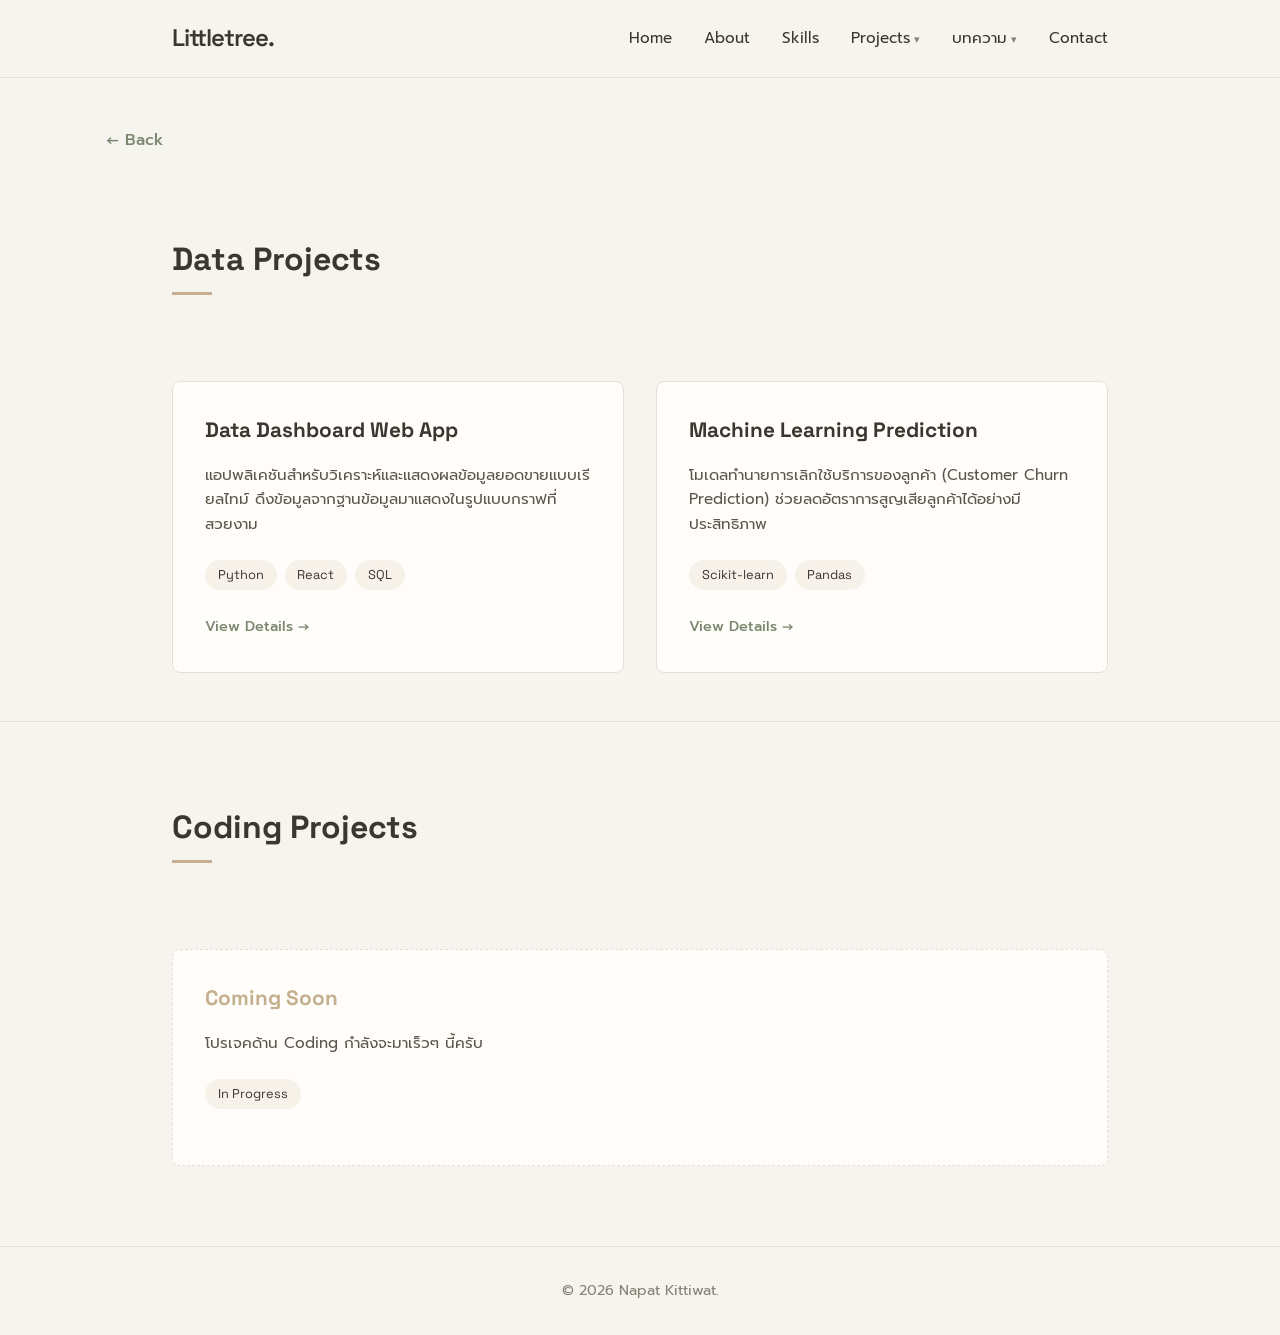
<file: projects.html>
<!DOCTYPE html>
<html lang="th">

<head>
    <meta charset="UTF-8">
    <meta name="viewport" content="width=device-width, initial-scale=1.0">
    <title>All Projects | Littletree</title>
    <link rel="stylesheet" href="style.css">
    <link
        href="https://fonts.googleapis.com/css2?family=Prompt:wght@300;400;500;600&family=Space+Grotesk:wght@400;500;600&display=swap"
        rel="stylesheet">
</head>

<body>
    <nav class="navbar">
        <div class="nav-content">
            <a href="index.html#home" class="logo">Littletree.</a>
            <ul class="nav-links">
                <li><a href="index.html#home">Home</a></li>
                <li><a href="index.html#about">About</a></li>
                <li><a href="index.html#skills">Skills</a></li>
                <li class="dropdown">
                    <a href="projects.html">Projects</a>
                    <ul class="dropdown-menu">
                        <li><a href="projects.html#data">Data Projects</a></li>
                        <li><a href="projects.html#coding">Coding Projects</a></li>
                    </ul>
                </li>
                <li class="dropdown">
                    <a href="articles.html">บทความ</a>
                    <ul class="dropdown-menu">
                        <li><a href="articles.html#data">Data Articles</a></li>
                        <li><a href="articles.html#coding">Coding Articles</a></li>
                        <li><a href="articles.html#til">อันนี้เพิ่งรู้</a></li>
                    </ul>
                </li>
                <li><a href="index.html#contact">Contact</a></li>
            </ul>
        </div>
    </nav>

    <main>
        <section style="padding-top: 8rem; padding-bottom: 1rem;">
            <div style="max-width: 1100px; margin: 0 auto; padding: 0 1rem;">
                <a href="index.html#projects" class="back-link">&larr; Back</a>
            </div>
        </section>

        <!-- Data Projects -->
        <section id="data" style="padding-top: 2rem; padding-bottom: 3rem;">
            <div class="container">
                <h2 class="section-title">Data Projects</h2>
                <div class="project-grid" style="margin-top: 3rem;">

                    <div class="project-card">
                        <div class="project-info">
                            <h3>Data Dashboard Web App</h3>
                            <p>แอปพลิเคชันสำหรับวิเคราะห์และแสดงผลข้อมูลยอดขายแบบเรียลไทม์
                                ดึงข้อมูลจากฐานข้อมูลมาแสดงในรูปแบบกราฟที่สวยงาม</p>
                            <div class="tags">
                                <span>Python</span>
                                <span>React</span>
                                <span>SQL</span>
                            </div>
                            <a href="project-dashboard.html" class="project-link">View Details &rarr;</a>
                        </div>
                    </div>

                    <div class="project-card">
                        <div class="project-info">
                            <h3>Machine Learning Prediction</h3>
                            <p>โมเดลทำนายการเลิกใช้บริการของลูกค้า (Customer Churn Prediction)
                                ช่วยลดอัตราการสูญเสียลูกค้าได้อย่างมีประสิทธิภาพ</p>
                            <div class="tags">
                                <span>Scikit-learn</span>
                                <span>Pandas</span>
                            </div>
                            <a href="project-ml.html" class="project-link">View Details &rarr;</a>
                        </div>
                    </div>

                </div>
            </div>
        </section>

        <!-- Coding Projects -->
        <section id="coding"
            style="padding-top: 2rem; padding-bottom: 5rem; border-top: 1px solid var(--border-color);">
            <div class="container">
                <h2 class="section-title" style="margin-top: 3rem;">Coding Projects</h2>
                <div class="project-grid" style="margin-top: 3rem;">

                    <div class="project-card" style="border-style: dashed; opacity: 0.6;">
                        <div class="project-info">
                            <h3 style="color: var(--secondary-color);">Coming Soon</h3>
                            <p>โปรเจคด้าน Coding กำลังจะมาเร็วๆ นี้ครับ</p>
                            <div class="tags">
                                <span>In Progress</span>
                            </div>
                        </div>
                    </div>

                </div>
            </div>
        </section>
    </main>

    <footer>
        <div class="container">
            <p>&copy; 2026 Napat Kittiwat.</p>
        </div>
    </footer>

    <script src="script.js"></script>
</body>

</html>
</file>
<file: style.css>
/* Earth Tone Variables */
:root {
    --bg-color: #f6f4ef;
    --text-color: #3b362f;
    --primary-color: #7b886f;
    /* Muted olive green */
    --primary-hover: #65715a;
    --secondary-color: #c4b08f;
    /* Warm sand */
    --border-color: #e5e0d3;
    --card-bg: #fffdf9;

    --font-heading: 'Space Grotesk', sans-serif;
    --font-body: 'Prompt', sans-serif;
}

* {
    margin: 0;
    padding: 0;
    box-sizing: border-box;
}

html {
    scroll-behavior: smooth;
}

body {
    font-family: var(--font-body);
    background-color: var(--bg-color);
    color: var(--text-color);
    line-height: 1.6;
}

h1,
h2,
h3,
.logo {
    font-family: var(--font-heading);
}

.container {
    max-width: 1000px;
    margin: 0 auto;
    padding: 0 2rem;
}

/* Navbar */
.navbar {
    position: fixed;
    top: 0;
    width: 100%;
    background-color: rgba(246, 244, 239, 0.9);
    backdrop-filter: blur(8px);
    z-index: 1000;
    border-bottom: 1px solid var(--border-color);
}

.nav-content {
    max-width: 1000px;
    margin: 0 auto;
    padding: 1.2rem 2rem;
    display: flex;
    justify-content: space-between;
    align-items: center;
}

.logo {
    font-size: 1.5rem;
    font-weight: 600;
    color: var(--text-color);
    text-decoration: none;
    letter-spacing: -1px;
}

.nav-links {
    list-style: none;
    display: flex;
    gap: 2rem;
    align-items: center;
}

.nav-links a {
    text-decoration: none;
    color: var(--text-color);
    font-weight: 400;
    font-size: 0.95rem;
    transition: color 0.3s ease;
}

.nav-links a:hover,
.nav-links a.active {
    color: var(--primary-color);
}

/* Dropdown */
.dropdown {
    position: relative;
}

.dropdown>a::after {
    content: ' ▾';
    font-size: 0.7rem;
    opacity: 0.6;
}

.dropdown-menu {
    display: none;
    position: absolute;
    top: 100%;
    left: 50%;
    transform: translateX(-50%);
    background-color: rgba(250, 248, 244, 0.98);
    backdrop-filter: blur(10px);
    border: 1px solid var(--border-color);
    border-radius: 8px;
    padding: 0.8rem 0 0.4rem;
    min-width: 180px;
    list-style: none;
    z-index: 999;
    box-shadow: 0 8px 24px rgba(59, 54, 47, 0.1);
    white-space: nowrap;
}

.dropdown:hover .dropdown-menu {
    display: block;
}

.dropdown-menu li a {
    display: block;
    padding: 0.55rem 1.2rem;
    color: var(--text-color);
    font-size: 0.88rem;
    font-weight: 400;
    transition: color 0.2s ease, background 0.2s ease;
}

.dropdown-menu li a:hover {
    color: var(--primary-color);
    background-color: rgba(123, 136, 111, 0.06);
}

.dropdown-menu li a::after {
    content: none;
    /* no arrow-after on sub-items */
}

/* Sections */

section {
    padding: 6rem 0;
}

.section-title {
    font-size: 2rem;
    margin-bottom: 3rem;
    position: relative;
    display: inline-block;
}

.section-title::after {
    content: '';
    position: absolute;
    bottom: -10px;
    left: 0;
    width: 40px;
    height: 3px;
    background-color: var(--secondary-color);
}

/* Hero Section */
.hero {
    min-height: 100vh;
    display: flex;
    align-items: center;
    padding-top: 5rem;
}

.greeting {
    font-size: 1.2rem;
    color: var(--primary-color);
    margin-bottom: 0.5rem;
}

.name {
    font-size: 4rem;
    font-weight: 600;
    line-height: 1.1;
    margin-bottom: 1rem;
    letter-spacing: -1px;
}

.role {
    font-size: 1.8rem;
    font-weight: 400;
    color: var(--secondary-color);
    margin-bottom: 1.5rem;
}

.summary {
    font-size: 1.1rem;
    max-width: 600px;
    margin-bottom: 2.5rem;
    color: #5c554b;
}

/* Buttons */
.cta-buttons {
    display: flex;
    gap: 1rem;
}

.btn {
    display: inline-block;
    padding: 0.8rem 1.8rem;
    border-radius: 4px;
    text-decoration: none;
    font-weight: 500;
    transition: all 0.3s ease;
}

.btn.primary {
    background-color: var(--primary-color);
    color: white;
}

.btn.primary:hover {
    background-color: var(--primary-hover);
}

.btn.secondary {
    border: 1px solid var(--primary-color);
    color: var(--primary-color);
}

.btn.secondary:hover {
    background-color: rgba(123, 136, 111, 0.1);
}

/* About Section */
.about-text p {
    margin-bottom: 1rem;
    font-size: 1.05rem;
}

/* Skills Section */
.skills-grid {
    display: grid;
    grid-template-columns: repeat(auto-fit, minmax(280px, 1fr));
    gap: 2rem;
}

.skill-category {
    background-color: var(--card-bg);
    padding: 2rem;
    border: 1px solid var(--border-color);
    border-radius: 8px;
}

.skill-category h3 {
    margin-bottom: 1.5rem;
    color: var(--text-color);
    font-size: 1.2rem;
}

.skill-category ul {
    list-style-type: none;
}

.skill-category li {
    margin-bottom: 0.8rem;
    position: relative;
    padding-left: 1.5rem;
    color: #5c554b;
}

.skill-category li::before {
    content: '▹';
    position: absolute;
    left: 0;
    color: var(--secondary-color);
}

/* Projects Section */
.project-grid {
    display: grid;
    grid-template-columns: repeat(auto-fit, minmax(320px, 1fr));
    gap: 2rem;
}

.project-card {
    background-color: var(--card-bg);
    border: 1px solid var(--border-color);
    border-radius: 8px;
    overflow: hidden;
    transition: transform 0.3s ease, box-shadow 0.3s ease;
}

.project-card:hover {
    transform: translateY(-5px);
    box-shadow: 0 10px 20px rgba(59, 54, 47, 0.05);
}

.project-info {
    padding: 2rem;
}

.project-info h3 {
    font-size: 1.3rem;
    margin-bottom: 1rem;
}

.project-info p {
    color: #5c554b;
    margin-bottom: 1.5rem;
    font-size: 0.95rem;
}

/* Tags */
.tags {
    display: flex;
    flex-wrap: wrap;
    gap: 0.5rem;
    margin-bottom: 1.5rem;
}

.tags span {
    font-size: 0.8rem;
    font-family: var(--font-heading);
    padding: 0.3rem 0.8rem;
    background-color: rgba(196, 176, 143, 0.15);
    color: var(--text-color);
    border-radius: 20px;
}

.project-link {
    text-decoration: none;
    color: var(--primary-color);
    font-weight: 500;
    font-size: 0.9rem;
    transition: color 0.3s ease;
}

.project-link:hover {
    color: var(--secondary-color);
}

/* View All Links */
.view-all-container {
    text-align: right;
    margin-top: 2rem;
}

.view-all-link {
    font-family: var(--font-heading);
    text-decoration: none;
    color: var(--text-color);
    font-weight: 500;
    font-size: 1rem;
    transition: color 0.3s ease, transform 0.3s ease;
    display: inline-block;
}

.view-all-link:hover {
    color: var(--primary-color);
    transform: translateX(5px);
}

/* Contact Section */
.contact p {
    margin-bottom: 2rem;
    max-width: 500px;
}

.contact-links {
    display: flex;
    flex-direction: column;
    gap: 1rem;
}

.contact-link {
    font-family: var(--font-heading);
    text-decoration: none;
    color: var(--primary-color);
    font-size: 1.2rem;
    font-weight: 500;
    display: inline-block;
}

.contact-link:hover {
    text-decoration: underline;
    text-underline-offset: 4px;
}

/* Footer */
footer {
    text-align: center;
    padding: 2rem 0;
    border-top: 1px solid var(--border-color);
    color: #888276;
    font-size: 0.9rem;
}

/* Responsive Design */
@media (max-width: 768px) {
    .name {
        font-size: 3rem;
    }

    .role {
        font-size: 1.4rem;
    }

    .nav-links {
        display: none;
    }

    section {
        padding: 4rem 0;
    }
}

/* Project Detail Pages */
.back-link {
    display: inline-block;
    color: var(--primary-color);
    text-decoration: none;
    font-weight: 500;
    margin-bottom: 2rem;
    transition: transform 0.3s ease;
}

.back-link:hover {
    transform: translateX(-5px);
}

.project-content {
    color: var(--text-color);
    font-size: 1.05rem;
    line-height: 1.8;
}

.project-content p {
    margin-bottom: 1.5rem;
}

.feature-list {
    list-style: none;
    margin-bottom: 2rem;
}

.feature-list li {
    position: relative;
    padding-left: 1.5rem;
    margin-bottom: 1rem;
    color: #5c554b;
}

.feature-list li::before {
    content: '▹';
    position: absolute;
    left: 0;
    color: var(--secondary-color);
}
</file>
